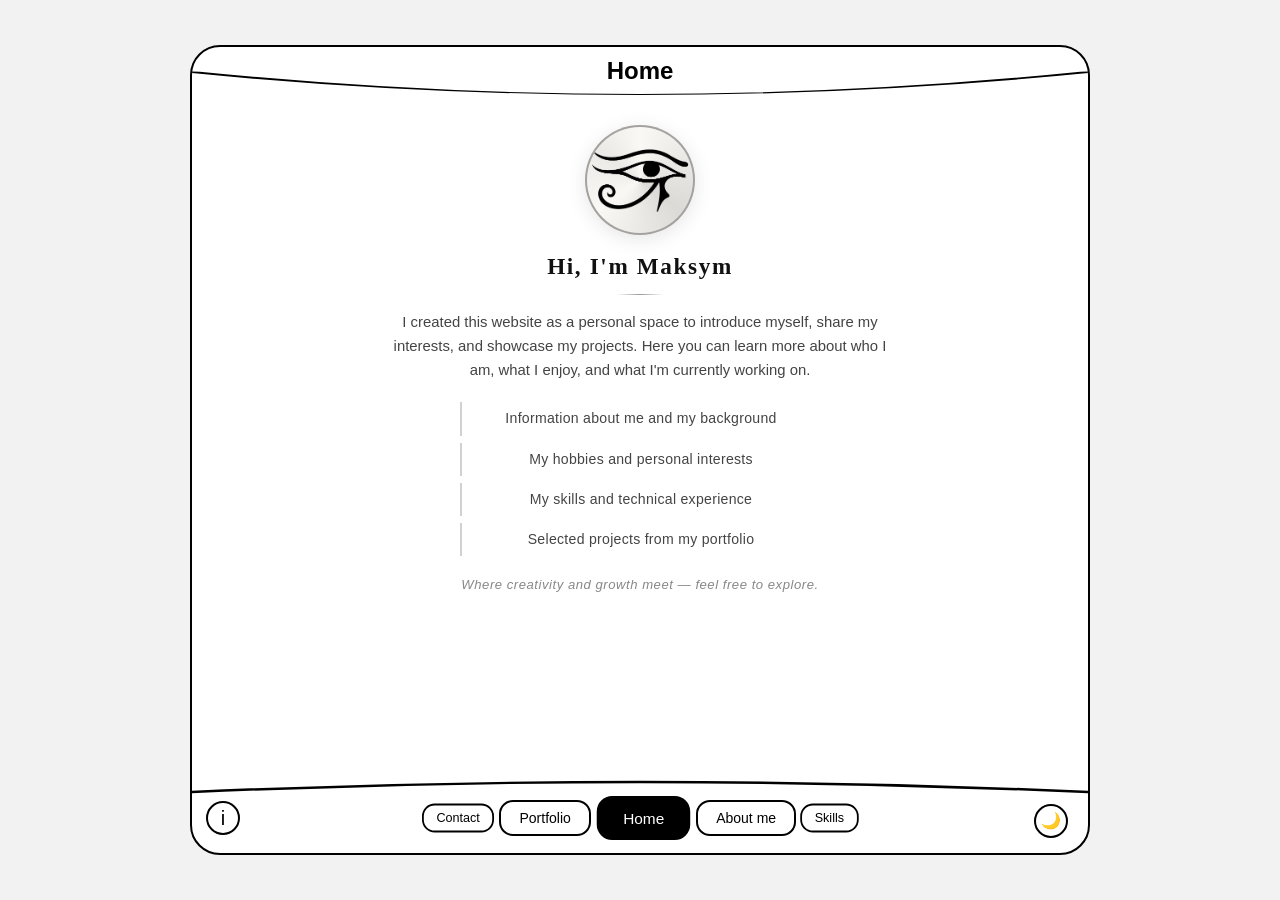
<file: index.html>
<!DOCTYPE html>
<html lang="en">
<head>
    <meta charset="UTF-8">
    <meta name="viewport" content="width=device-width, initial-scale=1.0">
    <title>Home</title>
    <link rel="stylesheet" href="css/style.css">
    <script>if(localStorage.getItem("theme")==="dark")document.documentElement.classList.add("dark");</script>
    <!-- Мгновенное применение тёмной темы до загрузки страницы — предотвращает мигание светлой темы -->
</head>
<body>
<div class="app">
    <div class="top-curve"></div>
    <!-- Декоративный изгиб в верхней части страницы -->
    <div class="header">Home</div>
    <div class="content">
        <div class="home-inner">
            <!-- Внутренний контейнер для центрирования содержимого главной страницы -->

            <div class="home-avatar">
                <img id="avatar-img" src="image/Ch.png" alt="Avatar" style="width: 100%; height: 100%; object-fit: contain;">
                <!-- Изображение аватара; id="avatar-img" нужен для смены картинки при переключении темы -->
            </div>

            <h2>Hi, I'm Maksym</h2>
            <hr class="home-divider">
            <!-- Горизонтальная разделительная линия под заголовком -->

            <p class="home-intro">
                I created this website as a personal space to introduce myself,
                share my interests, and showcase my projects. Here you can learn
                more about who I am, what I enjoy, and what I'm currently working on.
            </p>

            <ul class="home-list">
                <li>Information about me and my background</li>
                <li>My hobbies and personal interests</li>
                <li>My skills and technical experience</li>
                <li>Selected projects from my portfolio</li>
            </ul>

            <p class="home-closing">
                Where creativity and growth meet — feel free to explore.
            </p>

        </div>
    </div>

    <div class="nav">
        <div class="nav-left">
            <a href="sources.html" class="icon-btn info" title="Sources">i</a>
        </div>
        <div class="nav-center">
            <a class="nav-btn small" href="contact.html">Contact</a>
            <a class="nav-btn medium" href="portfolio.html">Portfolio</a>
            <a class="nav-btn main active" href="index.html">Home</a>
            <a class="nav-btn medium" href="about.html">About me</a>
            <a class="nav-btn small" href="skills.html">Skills</a>
        </div>
        <div class="nav-right">
            <button class="icon-btn theme">🌙</button>
        </div>
    </div>
</div>

<script src="theme.js"></script>
</body>
</html>
</file>
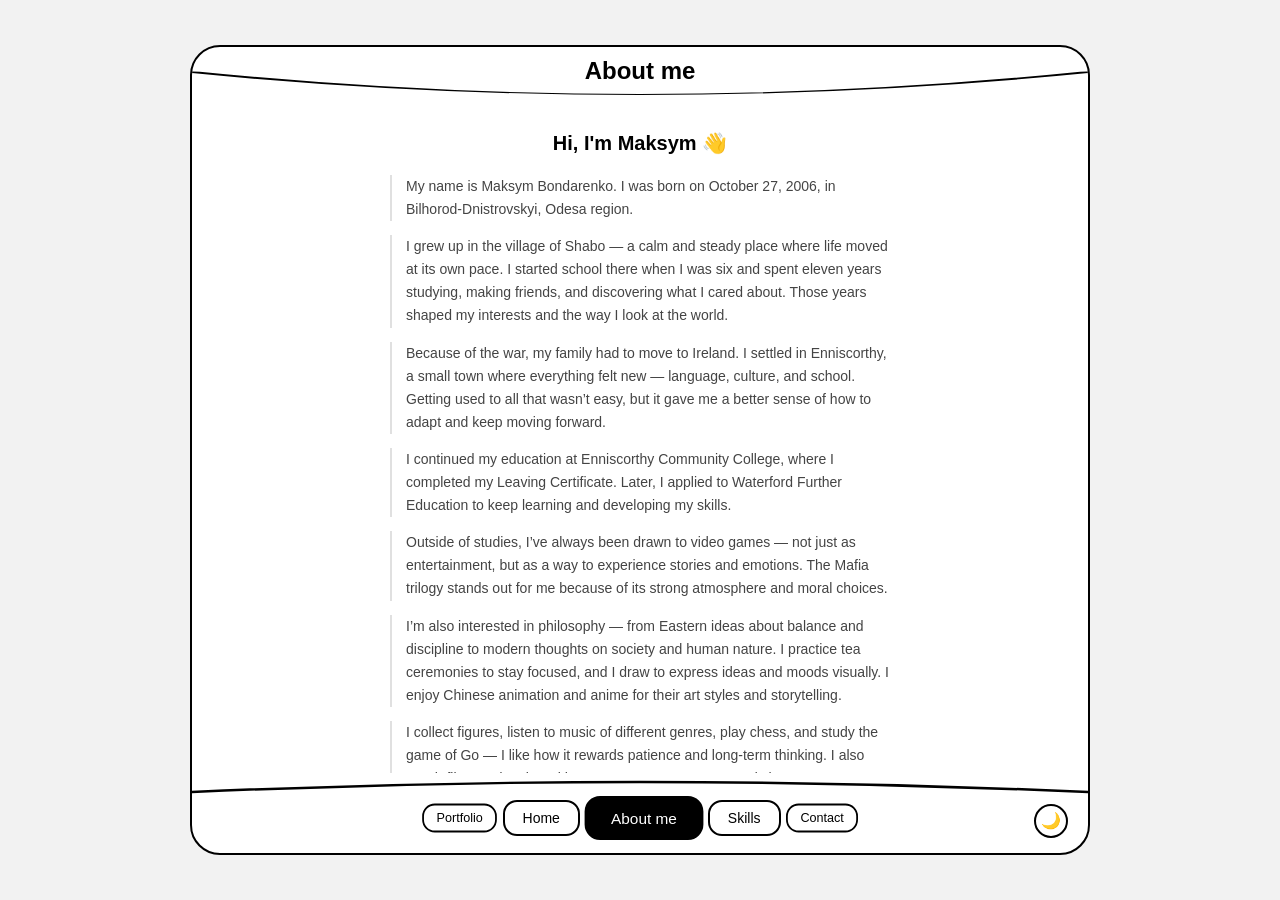
<file: about.html>
<!DOCTYPE html>
<html lang="en">
<head>
       <meta charset="UTF-8">
       <meta name="viewport" content="width=device-width, initial-scale=1.0">
       <title>About me</title>
      <link rel="stylesheet" href="css/style.css">
       <script>if(localStorage.getItem("theme")==="dark")document.documentElement.classList.add("dark");</script>
    <!-- Немедленное применение тёмной темы при загрузке — убирает мигание -->

</head>
<body>

<div class="app">
    <!-- Главная обёртка всего интерфейса приложения -->
    <div class="top-curve"></div>
    <!-- Декоративный изгиб вверху страницы -->
    <div class="header">About me</div>

    <div class="content">
               <div class="about-inner">
            <h2>Hi, I'm Maksym 👋</h2>

            <p class="about-p">My name is Maksym Bondarenko. I was born on October 27, 2006, in Bilhorod-Dnistrovskyi, Odesa region.</p>

            <p class="about-p">I grew up in the village of Shabo — a calm and steady place where life moved at its own pace. I started school there when I was six and spent eleven years studying, making friends, and discovering what I cared about. Those years shaped my interests and the way I look at the world.</p>

            <p class="about-p">Because of the war, my family had to move to Ireland. I settled in Enniscorthy, a small town where everything felt new — language, culture, and school. Getting used to all that wasn’t easy, but it gave me a better sense of how to adapt and keep moving forward.</p>

            <p class="about-p">I continued my education at Enniscorthy Community College, where I completed my Leaving Certificate. Later, I applied to Waterford Further Education to keep learning and developing my skills.</p>

            <p class="about-p">Outside of studies, I’ve always been drawn to video games — not just as entertainment, but as a way to experience stories and emotions. The Mafia trilogy stands out for me because of its strong atmosphere and moral choices.</p>

            <p class="about-p">I’m also interested in philosophy — from Eastern ideas about balance and discipline to modern thoughts on society and human nature. I practice tea ceremonies to stay focused, and I draw to express ideas and moods visually. I enjoy Chinese animation and anime for their art styles and storytelling.</p>

            <p class="about-p">I collect figures, listen to music of different genres, play chess, and study the game of Go — I like how it rewards patience and long‑term thinking. I also watch films and series with an eye on story structure and character development.</p>

            <p class="about-p">I value discipline, thoughtful decisions, and the desire to keep improving. I respect people who are confident in their goals and dedicated to what truly matters to them.</p>
            <!-- Последний абзац имеет доп. класс about-p-closing для особого оформления -->

            <a class="about-hobbies-btn" href="hobbies.html">My Hobbies</a>
            <!-- Кнопка для перехода на страницу с хобби -->
        </div>
    </div>

    <div class="nav">
        <!-- Нижняя навигационная панель -->
        <div class="nav-center">

            <a class="nav-btn small" href="portfolio.html">Portfolio</a>
            <a class="nav-btn medium" href="index.html">Home</a>
            <a class="nav-btn main active" href="about.html">About me</a>
            <a class="nav-btn medium" href="skills.html">Skills</a>
            <a class="nav-btn small" href="contact.html">Contact</a>
        </div>
        <div class="nav-right">
            <button class="icon-btn theme">🌙</button>
        </div>
    </div>
</div>

<script src="theme.js"></script>
<script>document.querySelector(".content").scrollTop = 0;</script>
</body>
</html>
</file>
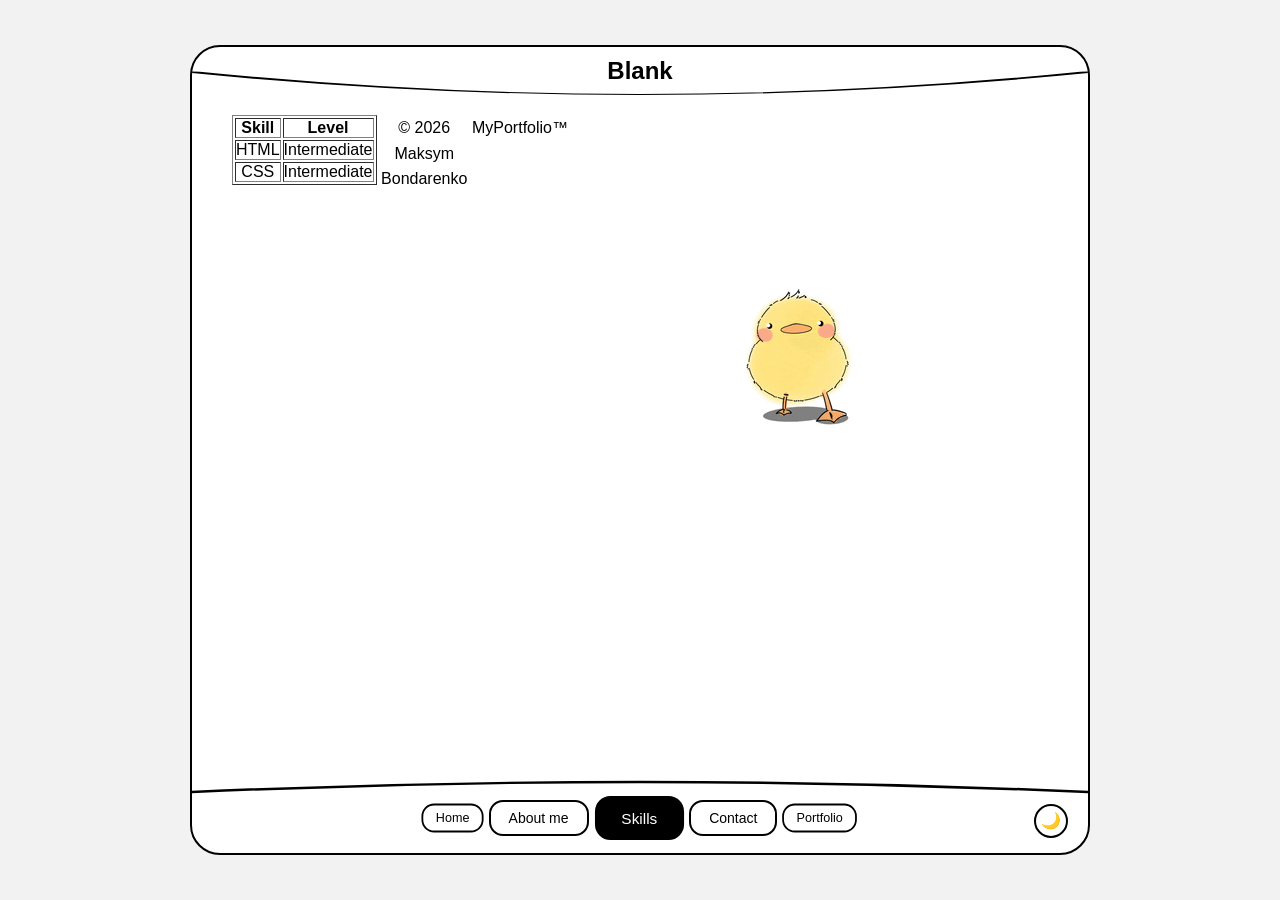
<file: Blank.html>
<!DOCTYPE html>
<!-- Объявление типа документа HTML5 -->
<html lang="en">
<head>
    <meta charset="UTF-8">
    <!-- Кодировка символов -->
    <meta name="viewport" content="width=device-width, initial-scale=1.0">
    <!-- Адаптивность под мобильные экраны -->
    <title>Skills</title>
    <!-- Заголовок вкладки браузера -->
    <link rel="stylesheet" href="css/style.css">
    <!-- Подключение общего файла стилей -->
    <script>if(localStorage.getItem("theme")==="dark")document.documentElement.classList.add("dark");</script>
    <!-- Мгновенное применение тёмной темы до отрисовки страницы -->
</head>
<body>

<div class="app">
    <!-- Главная обёртка всего приложения -->
    <div class="top-curve"></div>
    <!-- Декоративный верхний изгиб страницы -->
    <div class="header">Blank</div>
    <!-- Заголовок страницы в шапке -->

    <div class="content">
        <!-- Прокручиваемая область с основным контентом -->
        <table border="1">
            <tr>
                <th>Skill</th>
                <th>Level</th>
            </tr>

            <tr>
                <td>HTML</td>
                <td>Intermediate</td>
            </tr>

            <tr>
                <td>CSS</td>
                <td>Intermediate</td>
            </tr>
        </table>
        <p>&copy; 2026 Maksym Bondarenko</p>
        <p>MyPortfolio&trade;</p>

        <img src="giphy.gif" alt="Описание анимации">

    </div>

    <div class="nav">
        <div class="nav-center">
            <a class="nav-btn small" href="index.html">Home</a>
            <a class="nav-btn medium" href="about.html">About me</a>
            <a class="nav-btn main active" href="skills.html">Skills</a>
            <a class="nav-btn medium" href="contact.html">Contact</a>
            <a class="nav-btn small" href="portfolio.html">Portfolio</a>
        </div>
        <div class="nav-right">
            <button class="icon-btn theme">🌙</button>
        </div>
    </div>
</div>

<script src="theme.js"></script>
</body>
</html>
</file>
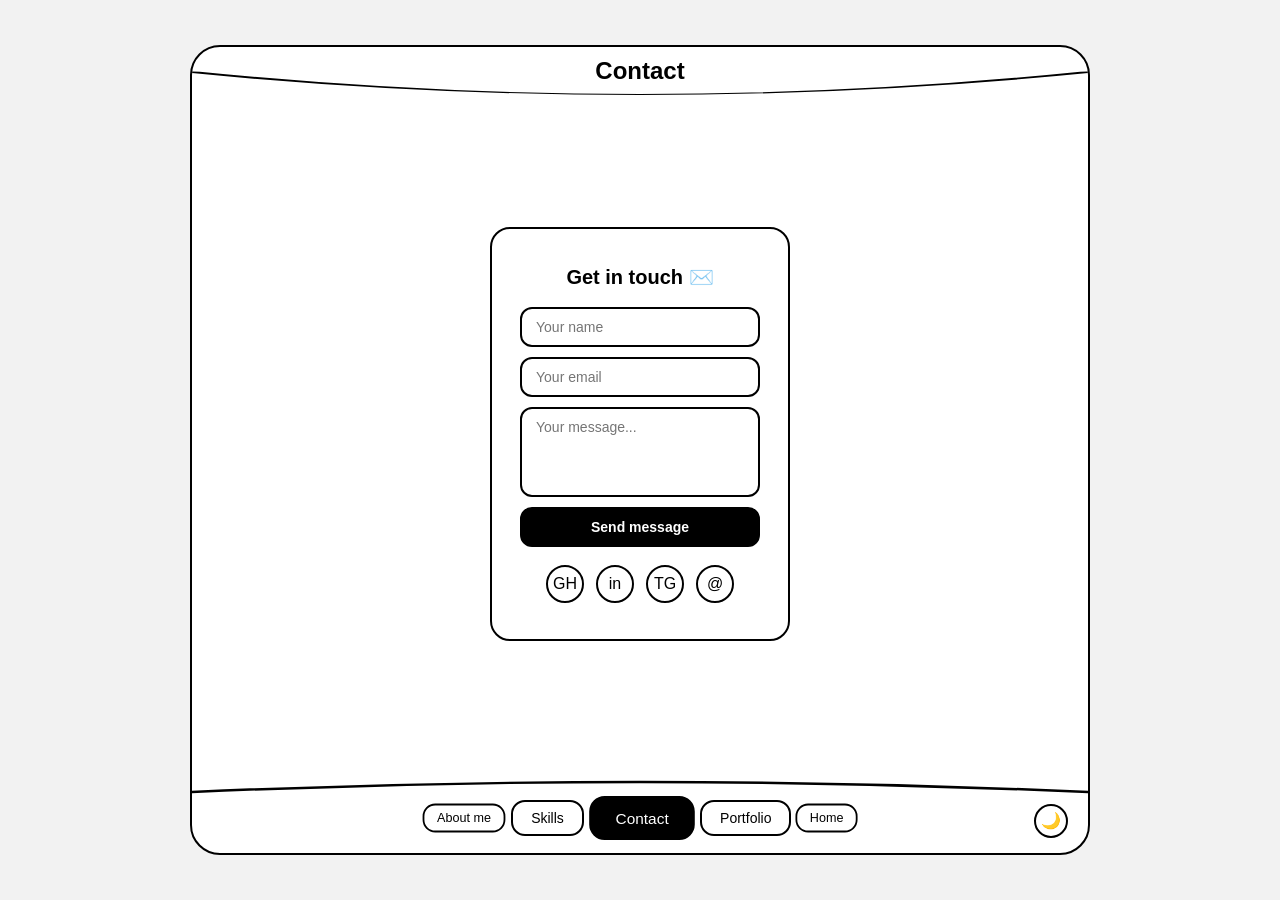
<file: contact.html>
<!DOCTYPE html>
<!-- Объявление типа документа HTML5 -->
<html lang="en">
<head>
    <meta charset="UTF-8">
    <!-- Кодировка символов -->
    <meta name="viewport" content="width=device-width, initial-scale=1.0">
    <!-- Адаптивность на мобильных устройствах -->
    <title>Contact</title>
    <!-- Заголовок вкладки -->
    <link rel="stylesheet" href="css/style.css">
    <!-- Подключение общих стилей -->
    <script>if(localStorage.getItem("theme")==="dark")document.documentElement.classList.add("dark");</script>
    <!-- Применение тёмной темы до рендеринга страницы -->
</head>
<body>

<div class="app">
    <!-- Главная обёртка приложения -->
    <div class="top-curve"></div>
    <!-- Декоративный верхний изгиб -->
    <div class="header">Contact</div>
    <!-- Заголовок страницы -->

    <div class="content">
        <!-- Основная область контента -->
        <div class="contact-inner">
            <!-- Внутренний контейнер страницы контактов -->

            <h2>Get in touch ✉️</h2>
            <!-- Заголовок с призывом к контакту -->

            <form class="contact-form" id="contact-form"
                  action="https://formspree.io/f/maqdvnew"
                  method="POST">
                <!-- Форма обратной связи; отправка через сервис Formspree на указанный endpoint -->
                <input type="text" name="name" placeholder="Your name" required />
                <!-- Поле ввода имени; required — обязательно для заполнения -->
                <input type="email" name="email" placeholder="Your email" required />
                <!-- Поле ввода email с автоматической валидацией формата -->
                <textarea name="message" placeholder="Your message..." required></textarea>
                <!-- Многострочное поле для текста сообщения -->
                <button type="submit" id="send-btn">Send message</button>
                <!-- Кнопка отправки формы; id нужен для управления состоянием через JS -->
            </form>

            <div class="contact-links">
                <!-- Блок с иконками-ссылками на социальные сети -->
                <a class="contact-link" title="GitHub" href="https://github.com/Gios1q" target="_blank">GH</a>
                <!-- Ссылка на профиль GitHub; target="_blank" — открывает в новой вкладке -->
                <a class="contact-link" title="LinkedIn" href="https://www.linkedin.com/in/maksym-bondarenko-9b545a296" target="_blank">in</a>
                <!-- Ссылка на профиль LinkedIn -->
                <a class="contact-link" title="Telegram" href="https://t.me/MaksymDEX" target="_blank">TG</a>
                <!-- Ссылка на Telegram -->
                <a class="contact-link" title="Email" href="mailto:jonibondodessa@gmail.com">@</a>
                <!-- Ссылка для открытия почтового клиента с предзаполненным адресом -->
            </div>
        </div>
    </div>

    <div class="nav">
        <!-- Нижняя навигация -->
        <div class="nav-center">
            <a class="nav-btn small" href="about.html">About me</a>
            <a class="nav-btn medium" href="skills.html">Skills</a>
            <a class="nav-btn main active" href="contact.html">Contact</a>
            <!-- active — текущая страница -->
            <a class="nav-btn medium" href="portfolio.html">Portfolio</a>
            <a class="nav-btn small" href="index.html">Home</a>
        </div>
        <div class="nav-right">
            <!-- Кнопки переключения языка и темы -->
            <button class="icon-btn theme">🌙</button>
        </div>
    </div>
</div>

<script>
    // Получаем ссылки на форму и кнопку отправки
    const form = document.getElementById('contact-form');
    const btn = document.getElementById('send-btn');

    // Слушаем событие отправки формы
    form.addEventListener('submit', async (e) => {
        e.preventDefault(); // Отменяем стандартное поведение браузера (перезагрузку страницы)
        btn.textContent = 'Sending...'; // Меняем текст кнопки на "Отправка..."
        btn.disabled = true; // Блокируем кнопку, чтобы не отправить дважды

        // Асинхронно отправляем данные формы на Formspree
        const res = await fetch(form.action, {
            method: 'POST',
            body: new FormData(form), // Собираем данные из всех полей формы
            headers: { 'Accept': 'application/json' } // Просим JSON-ответ
        });

        if (res.ok) {
            // Если отправка прошла успешно
            btn.textContent = '✓ Sent!'; // Показываем галочку и текст "Отправлено"
            form.reset(); // Очищаем все поля формы
            setTimeout(() => {
                // Через 3 секунды возвращаем кнопку в исходное состояние
                btn.textContent = 'Send message';
                btn.disabled = false;
            }, 3000);
        } else {
            // Если произошла ошибка при отправке
            btn.textContent = '✗ Error. Try again'; // Сообщаем об ошибке
            btn.disabled = false; // Разблокируем кнопку для повторной попытки
        }
    });
</script>
<script src="theme.js"></script>
</body>
</html>
</file>
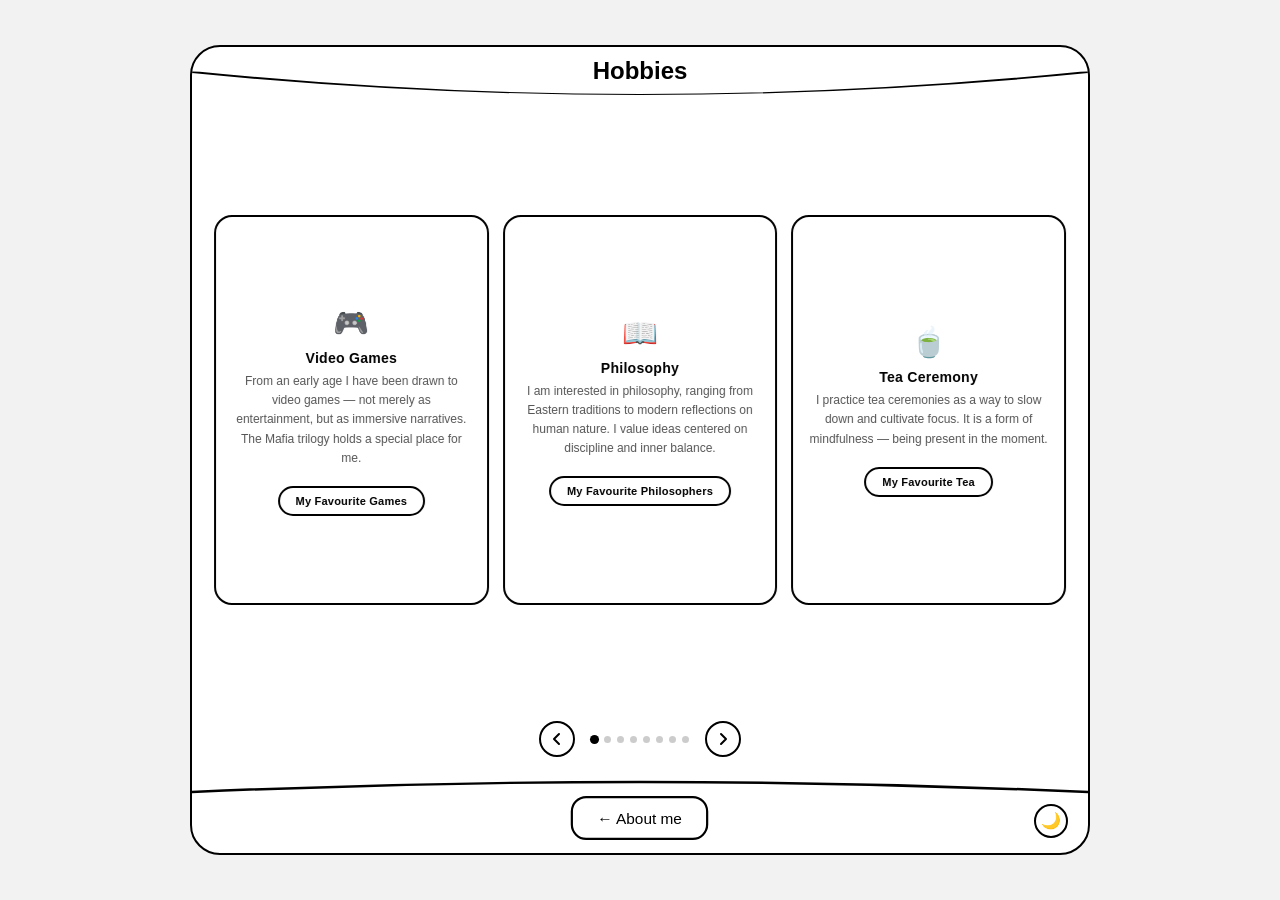
<file: hobbies.html>
<!DOCTYPE html>
<html lang="en">
<head>
    <meta charset="UTF-8">
    <meta name="viewport" content="width=device-width, initial-scale=1.0">
    <title>Hobbies</title>
    <link rel="stylesheet" href="css/style.css">
    <script>if(localStorage.getItem("theme")==="dark")document.documentElement.classList.add("dark");</script>
    <!-- Мгновенное применение тёмной темы до отрисовки страницы -->
    <style>
        /* ОБЁРТКА СЛАЙДЕРА */
        .hobbies-slider-wrap {
            width: 100%;
            height: 100%;
            display: flex;              /* Вертикальное расположение слайдера и навигации */
            flex-direction: column;
            align-items: center;
            gap: 16px;
        }

        /* КОНТЕЙНЕР СЛАЙДЕРА (маска */
        .hobbies-slider {
            width: 100%;
            flex: 1;                   
            overflow: hidden;          
            padding: 0 2px;
            box-sizing: border-box;
        }

        /* движущаяся полоса с карточками */
        .hobbies-track {
            display: flex;              /* Карточки расположены в ряд */
            align-items: center;
            gap: 14px;                  /* Отступ между карточками */
            height: 100%;
            transition: transform 0.4s cubic-bezier(.4,0,.2,1); 
            will-change: transform;   
        }

        /* КАРТОЧКА ХОББИ */
        .hobby-card {
            flex: 0 0 calc((100% - 28px) / 3); /* Ширина = 1/3 трека минус 2 отступа */
            height: 100%;
            max-height: 390px;
            display: flex;
            flex-direction: column;
            justify-content: center;
            align-items: center;
            text-align: center;
            gap: 10px;
            border: 2px solid #000;
            border-radius: 18px;
            padding: 20px 16px;
            transition: background 0.2s, color 0.2s, border-color 0.3s, transform 0.18s;
        }

        /* Карточка при наведении: инвертированные цвета и лёгкий подъём */
        .hobby-card:hover {
            background: #000;
            color: #fff;
            transform: translateY(-3px);
        }

        /* ИКОНКА ХОББИ */
        .hobby-icon {
            font-size: 1.8rem;
            text-align: center;
            width: 100%;
        }

        /* ТЕКСТОВЫЙ БЛОК КАРТОЧКИ */
        .hobby-text h3 {
            font-size: 14px;
            font-weight: 700;
            margin-bottom: 6px;
            letter-spacing: 0.02em;
        }

        .hobby-text p {
            font-size: 12px;
            line-height: 1.6;
            color: #555;               
        }

        /* Описание становится белым при наведении на карточку */
        .hobby-card:hover .hobby-text p {
            color: rgba(255,255,255,0.75);
        }

        /* НАВИГАЦИЯ СЛАЙДЕРА (стрелки + точки) */
        .hobbies-nav {
            display: flex;
            align-items: center;
            justify-content: center;
            gap: 16px;
            width: 100%;
        }

        /* КНОПКИ-СТРЕЛКИ */
        .hobbies-arrow {
            width: 36px;
            height: 36px;
            border: 2px solid #000;
            border-radius: 50%;        
            background: transparent;
            font-size: 16px;
            cursor: pointer;
            display: flex;
            align-items: center;
            justify-content: center;
            transition: background 0.2s, color 0.2s;
            flex-shrink: 0;                  }

        .hobbies-arrow:hover {
            background: #000;
            color: #fff;
        }

        /* Заблокированная стрелка (когда нельзя листать дальше) */
        .hobbies-arrow:disabled {
            opacity: 0.25;
            cursor: default;
            pointer-events: none;
        }

        /* ТОЧКИ-ИНДИКАТОРЫ ТЕКУЩЕГО СЛАЙДА */
        .hobbies-dots {
            display: flex;
            gap: 6px;
        }

        .hobbies-dot {
            width: 7px;
            height: 7px;
            border-radius: 50%;
            background: rgba(0,0,0,0.2);
            transition: background 0.2s, transform 0.2s;
            cursor: pointer;
        }

        /* Активная точка выделена цветом и немного увеличена */
        .hobbies-dot.active {
            background: #000;
            transform: scale(1.3);
        }

        /* КНОПКА "ПОДРОБНЕЕ" НА КАРТОЧКЕ */
        .hobby-btn {
            display: inline-block;
            margin-top: 8px;
            padding: 7px 16px;
            border: 2px solid #000;
            border-radius: 50px;
            background: transparent;
            font-size: 11px;
            font-weight: 600;
            cursor: pointer;
            text-decoration: none;
            color: inherit;
            transition: background 0.2s, color 0.2s;
            letter-spacing: 0.02em;
        }

        /* При наведении на карточку граница кнопки становится белой */
        .hobby-card:hover .hobby-btn {
            border-color: #fff;
        }

        /* При наведении на саму кнопку заполняется белым */
        .hobby-card:hover .hobby-btn:hover {
            background: #fff;
            color: #000;
        }

        /* ТЁМНАЯ ТЕМА */

        /* Кнопка в тёмной теме — белая */
        html.dark .hobby-btn {
            border-color: white;
            color: white;
        }

        html.dark .hobby-card:hover .hobby-btn {
            border-color: #000;
            color: #000;
        }

        html.dark .hobby-card:hover .hobby-btn:hover {
            background: #000;
            color: #fff;
        }

        /* Карточки в тёмной теме белая граница, белый текст */
        html.dark .hobby-card {
            border-color: white;
            color: white;
        }

        /* При наведении в тёмной теме белый фон, чёрный текст */
        html.dark .hobby-card:hover {
            background: white;
            color: black;
        }

        html.dark .hobby-card:hover .hobby-text p {
            color: rgba(0,0,0,0.7);
        }

        html.dark .hobby-text p {
            color: rgba(255,255,255,0.6);
        }

        /* Стрелки в тёмной теме */
        html.dark .hobbies-arrow {
            border-color: white;
            color: white;
        }

        html.dark .hobbies-arrow:hover {
            background: white;
            color: black;
        }

        /* Точки в тёмной теме */
        html.dark .hobbies-dot {
            background: rgba(255,255,255,0.25);
        }

        html.dark .hobbies-dot.active {
            background: white;
        }
    </style>
</head>
<body>

<div class="app">
    <div class="top-curve"></div>
    <div class="header">Hobbies</div>
    <div class="content" style="align-items: center; padding: 20px 20px 16px 20px; height: 100%;">
        <!-- Основная область контента; инлайн-стили задают отступы и высоту для слайдера -->
        <div class="hobbies-slider-wrap" style="height: 100%;">
            <div class="hobbies-slider" id="hobbies-slider">
                <!-- Маска слайдера — скрывает карточки снаружи -->
                <div class="hobbies-track" id="hobbies-track">
                    <!-- Движущийся трек с карточками; сдвигается через transform: translateX -->

                    <!-- КАРТОЧКИ ХОББИ -->

                    <div class="hobby-card">
                        <div class="hobby-icon">🎮</div>
                        <div class="hobby-text">
                            <h3>Video Games</h3>
                            <p>From an early age I have been drawn to video games — not merely as entertainment, but as immersive narratives. The Mafia trilogy holds a special place for me.</p>
                        </div>
                         <a class="hobby-btn" href="Hobbies/fav-games.html">My Favourite Games</a>
                      </div>

                      <div class="hobby-card">
                          <div class="hobby-icon">📖</div>
                          <div class="hobby-text">
                              <h3>Philosophy</h3>
                              <p>I am interested in philosophy, ranging from Eastern traditions to modern reflections on human nature. I value ideas centered on discipline and inner balance.</p>
                          </div>
                          <a class="hobby-btn" href="Hobbies/fav-philosophers.html">My Favourite Philosophers</a>
                      </div>

                      <div class="hobby-card">
                          <div class="hobby-icon">🍵</div>
                          <div class="hobby-text">
                              <h3>Tea Ceremony</h3>
                              <p>I practice tea ceremonies as a way to slow down and cultivate focus. It is a form of mindfulness — being present in the moment.</p>
                          </div>
                          <a class="hobby-btn" href="Hobbies/fav-tea.html">My Favourite Tea</a>
                      </div>

                      <div class="hobby-card">
                          <div class="hobby-icon">✏️</div>
                          <div class="hobby-text">
                              <h3>Drawing</h3>
                              <p>Drawing is a form of self-expression and visualization of ideas. It allows me to translate thoughts and emotions into visual form when words are not enough.</p>
                          </div>
                      </div>

                      <div class="hobby-card">
                          <div class="hobby-icon">🎌</div>
                          <div class="hobby-text">
                              <h3>Anime & Chinese Animation</h3>
                              <p>I watch Chinese animation and anime, exploring different artistic styles, storytelling techniques, and cultural perspectives.</p>
                          </div>
                          <a class="hobby-btn" href="Hobbies/fav-anime.html">My Favourite Titles</a>
                      </div>

                      <div class="hobby-card">
                          <div class="hobby-icon">♟️</div>
                          <div class="hobby-text">
                              <h3>Chess & Go</h3>
                              <p>I play chess and take interest in the game of Go — a strategic discipline where every move carries long-term consequences. Both teach patience.</p>
                          </div>
                          <a class="hobby-btn" href="Hobbies/chess-go.html">Learn More</a>
                      </div>

                      <div class="hobby-card">
                          <div class="hobby-icon">🎵</div>
                          <div class="hobby-text">
                              <h3>Music & Films</h3>
                              <p>I listen to music across various genres and watch films, paying attention to narrative structure, atmosphere, and character development.</p>
                          </div>
                          <a class="hobby-btn" href="Hobbies/fav-music.html">My Favourite Music</a>
                      </div>

                      <div class="hobby-card">
                          <div class="hobby-icon">🗿</div>
                          <div class="hobby-text">
                              <h3>Figure Collecting</h3>
                              <p>I collect figures — each one represents a character, a story, or a world that resonated with me. A way of preserving connection to narratives that matter.</p>
                          </div>
                      </div>

                  </div>
              </div>

              <!-- НИЖНЯЯ НАВИГАЦИЯ СЛАЙДЕРА -->
            <div class="hobbies-nav">
                             <button class="hobbies-arrow" id="prev-btn">
                    <svg width="16" height="16" viewBox="0 0 16 16" fill="none" xmlns="http://www.w3.org/2000/svg">
                        <path d="M10 3 L5 8 L10 13" stroke="currentColor" stroke-width="2" stroke-linecap="round" stroke-linejoin="round">
                            <!-- SMIL-анимация: стрелка "скачет" при нажатии -->
                            <animate attributeName="d"
                                values="M10 3 L5 8 L10 13; M8 3 L3 8 L8 13; M10 3 L5 8 L10 13"
                                dur="0.4s" begin="indefinite" id="prev-anim"
                                calcMode="spline"
                                keySplines="0.4 0 0.2 1; 0.4 0 0.2 1"
                                fill="freeze"/>
                        </path>
                    </svg>
                </button>

                <div class="hobbies-dots" id="hobbies-dots"></div>
                <!-- Контейнер для точек-индикаторов; заполняется через JavaScript -->

                <!-- Кнопка "вперёд" с SVG-стрелкой -->
                <button class="hobbies-arrow" id="next-btn">
                    <svg width="16" height="16" viewBox="0 0 16 16" fill="none" xmlns="http://www.w3.org/2000/svg">
                        <path d="M6 3 L11 8 L6 13" stroke="currentColor" stroke-width="2" stroke-linecap="round" stroke-linejoin="round">
                            <!-- SMIL-анимация стрелки "вперёд" -->
                            <animate attributeName="d"
                                values="M6 3 L11 8 L6 13; M8 3 L13 8 L8 13; M6 3 L11 8 L6 13"
                                dur="0.4s" begin="indefinite" id="next-anim"
                                calcMode="spline"
                                keySplines="0.4 0 0.2 1; 0.4 0 0.2 1"
                                fill="freeze"/>
                        </path>
                    </svg>
                </button>
            </div>

        </div>
    </div>

    <div class="nav">
        <div class="nav-center">
            <a class="nav-btn main" href="about.html">← About me</a>
        </div>
        <div class="nav-right">
            <button class="icon-btn theme">🌙</button>
        </div>
    </div>
</div>

<script>
    // ИНИЦИАЛИЗАЦИЯ ЭЛЕМЕНТОВ СЛАЙДЕРА
    const slider = document.getElementById('hobbies-slider');   // Маска слайдера
    const track = document.getElementById('hobbies-track');     // Движущийся трек
    const prevBtn = document.getElementById('prev-btn');        // Кнопка "назад"
    const nextBtn = document.getElementById('next-btn');        // Кнопка "вперёд"
    const dotsWrap = document.getElementById('hobbies-dots');   // Контейнер точек

    // Получаем оригинальные карточки и запоминаем их количество
    const originalCards = Array.from(track.querySelectorAll('.hobby-card'));
    const total = originalCards.length; // 8 карточек
    const visible = 3; // Количество видимых карточек одновременно

    // БЕСКОНЕЧНЫЙ СЛАЙДЕР: клонирование крайних карточек =====
    // Клонируем последние 3 карточки и вставляем в начало трека
    originalCards.slice(-visible).reverse().forEach(c => track.insertBefore(c.cloneNode(true), track.firstChild));
    // Клонируем первые 3 карточки и добавляем в конец трека
    originalCards.slice(0, visible).forEach(c => track.appendChild(c.cloneNode(true)));

    // Теперь в треке: [клоны конца] + [оригиналы] + [клоны начала]
    const allCards = Array.from(track.querySelectorAll('.hobby-card'));

    // СОЗДАНИЕ ТОЧЕК-ИНДИКАТОРОВ
    for (let i = 0; i < total; i++) {
        const dot = document.createElement('div');
        dot.className = 'hobbies-dot';
        dot.addEventListener('click', () => goTo(i)); // Клик по точке переход к нужному слайду
        dotsWrap.appendChild(dot);
    }

    // realIndex индекс в расширенном треке (с клонами)
    // logicalIndex видимый индекс (0..total-1)
    let realIndex = visible;  // Начинаем с первой оригинальной карточки
    let logicalIndex = 0;
    let isAnimating = false;  // Флаг: идёт ли анимация (блокирует двойные клики)

    // Вычисляем ширину одного шага (ширина карточки + gap)
    function getStep() {
        if (allCards.length < 2) return allCards[0].offsetWidth + 14;
        const r0 = allCards[0].getBoundingClientRect();
        const r1 = allCards[1].getBoundingClientRect();
        return r1.left - r0.left; // Расстояние между левыми краями соседних карточек
    }

    // Обновляем активную точку под текущий logicalIndex
    function updateDots() {
        dotsWrap.querySelectorAll('.hobbies-dot').forEach((d, i) => {
            d.classList.toggle('active', i === logicalIndex);
        });
    }

    // Перемещаем трек к нужному realIndex
    function jumpTo(ri, animate) {
        // Включаем/отключаем CSS-переход для плавной или мгновенной смены
        track.style.transition = animate ? 'transform 0.5s cubic-bezier(0.25, 0.46, 0.45, 0.94)' : 'none';
        track.style.transform = `translateX(-${ri * getStep()}px)`;
    }

    // После завершения анимации: если попали на клон мгновенно прыгаем на оригинал
    track.addEventListener('transitionend', () => {
        if (realIndex <= visible - 1) {
            // Перешли на клон начала прыгаем к концу оригиналов
            realIndex += total;
            jumpTo(realIndex, false);
        } else if (realIndex >= visible + total) {
            // Перешли на клон конца прыгаем к началу оригиналов
            realIndex -= total;
            jumpTo(realIndex, false);
        }
        isAnimating = false; // Анимация завершена разблокируем клики
    });

    // Переход к конкретному логическому слайду
    function goTo(logical, animate = true) {
        if (isAnimating) return;
        isAnimating = true;
        logicalIndex = ((logical % total) + total) % total;
        realIndex = logicalIndex + visible;
        updateDots();
        jumpTo(realIndex, animate);
    }

    // ОБРАБОТЧИКИ КНОПОК НАВИГАЦИИ

    // Кнопка "назад"
    prevBtn.addEventListener('click', () => {
        if (isAnimating) return;
        // Запускаем SMIL-анимацию стрелки
        const anim = document.getElementById('prev-anim');
        if (anim) anim.beginElement();
        isAnimating = true;
        realIndex--;  
        logicalIndex = ((realIndex - visible) % total + total) % total;
        updateDots();
        jumpTo(realIndex, true);
    });

    // Кнопка "вперёд"
    nextBtn.addEventListener('click', () => {
        if (isAnimating) return;
        const anim = document.getElementById('next-anim');
        if (anim) anim.beginElement();
        isAnimating = true;
        realIndex++; 
        logicalIndex = ((realIndex - visible) % total + total) % total;
        updateDots();
        jumpTo(realIndex, true);
    });

    // ПОДДЕРЖКА СВАЙПОВ НА МОБИЛЬНЫХ
    let startX = 0;
    track.addEventListener('touchstart', e => { startX = e.touches[0].clientX; });
    track.addEventListener('touchend', e => {
        const diff = startX - e.changedTouches[0].clientX;
        if (diff > 40) nextBtn.click();       
        else if (diff < -40) prevBtn.click(); 
    });

    // При изменении размера окна пересчитываем позицию без анимации
    window.addEventListener('resize', () => jumpTo(realIndex, false));

    // ИНИЦИАЛИЗАЦИЯ: ждём два кадра для корректного расчёта размеров
    requestAnimationFrame(() => {
        requestAnimationFrame(() => {
            jumpTo(realIndex, false); // Устанавливаем начальную позицию
            updateDots();             // Подсвечиваем первую точку
            isAnimating = false;
        });
    });
</script>
<script src="theme.js"></script>
</body>
</html>
</file>
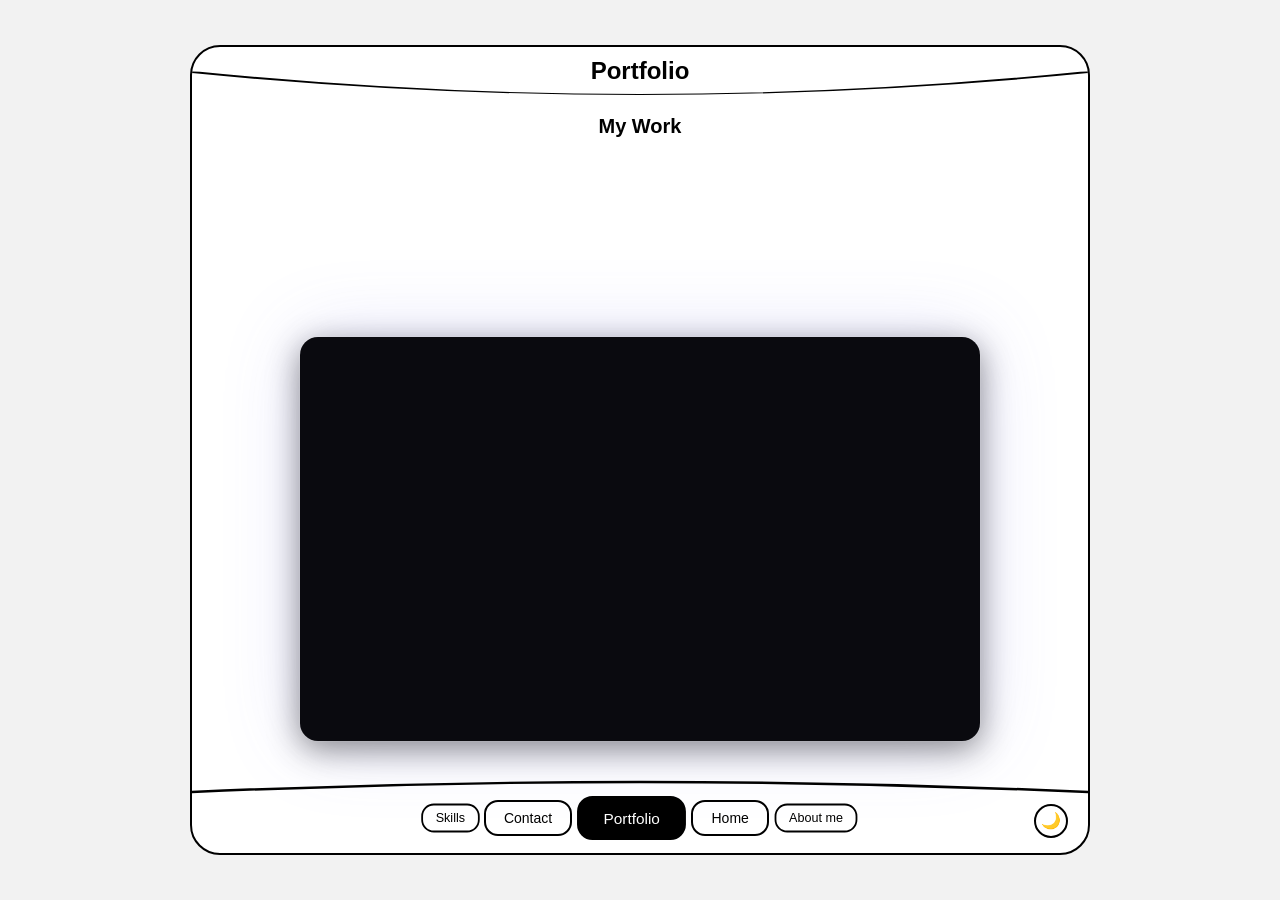
<file: portfolio.html>
<!DOCTYPE html>
<html lang="en">
<head>
    <meta charset="UTF-8">
    <meta name="viewport" content="width=device-width, initial-scale=1.0">
    <title>Portfolio</title>
    <link rel="stylesheet" href="css/style.css">
    <script>if(localStorage.getItem("theme")==="dark")document.documentElement.classList.add("dark");</script>

    <style>

         .video-showcase {
            position: relative;
            margin: 2rem auto;
            max-width: 680px;
            width: calc(100% - 2rem);
        }

        .video-frame {
            position: relative;
            border-radius: 18px;
            overflow: hidden;
            box-shadow:
                0 0 0 1px rgba(255,255,255,0.08),
                0 8px 32px rgba(0,0,0,0.45),
                0 0 80px rgba(99,102,241,0.18);
            background: #0a0a0f;
            transition: box-shadow 0.4s ease;
        }



        @property --angle {
            syntax: '<angle>';
            initial-value: 0deg;
            inherits: false;
        }

        @keyframes spin-border {
            to { --angle: 360deg; }
        }

        .video-frame video {
            display: block;
            width: 100%;
            height: auto;
            border-radius: 18px;
        }


        .video-label .dot {
            width: 8px;
            height: 8px;
            border-radius: 50%;
            background: #6366f1;
            box-shadow: 0 0 8px #6366f1;
            animation: pulse-dot 2s ease-in-out infinite;
        }




    </style>
</head>
<body>

<div class="app">
    <div class="top-curve"></div>
    <div class="header">Portfolio</div>

    <div class="content">
        <div class="portfolio-inner">
            <h2>My Work</h2>
        </div>
    </div>
    <div class="video-showcase">
        <div class="video-label">
            <span class="dot"></span>
        </div>
        <div class="video-frame">
            <iframe
                    width="100%"
                    height="400"
                    src="https://www.youtube.com/embed/6Wj0dkjzBj4"
                    title="YouTube video player"
                    frameborder="0"
                    allowfullscreen>
            </iframe>
        </div>
        <div class="video-reflection"></div>
    </div>
    <div class="nav">
        <div class="nav-center">
            <a class="nav-btn small" href="skills.html">Skills</a>
            <a class="nav-btn medium" href="contact.html">Contact</a>
            <a class="nav-btn main active" href="portfolio.html">Portfolio</a>
            <a class="nav-btn medium" href="index.html">Home</a>
            <a class="nav-btn small" href="about.html">About me</a>
        </div>
        <div class="nav-right">
            <button class="icon-btn theme">🌙</button>
        </div>
    </div>
</div>

<script src="theme.js"></script>
</body>
</html>
</file>
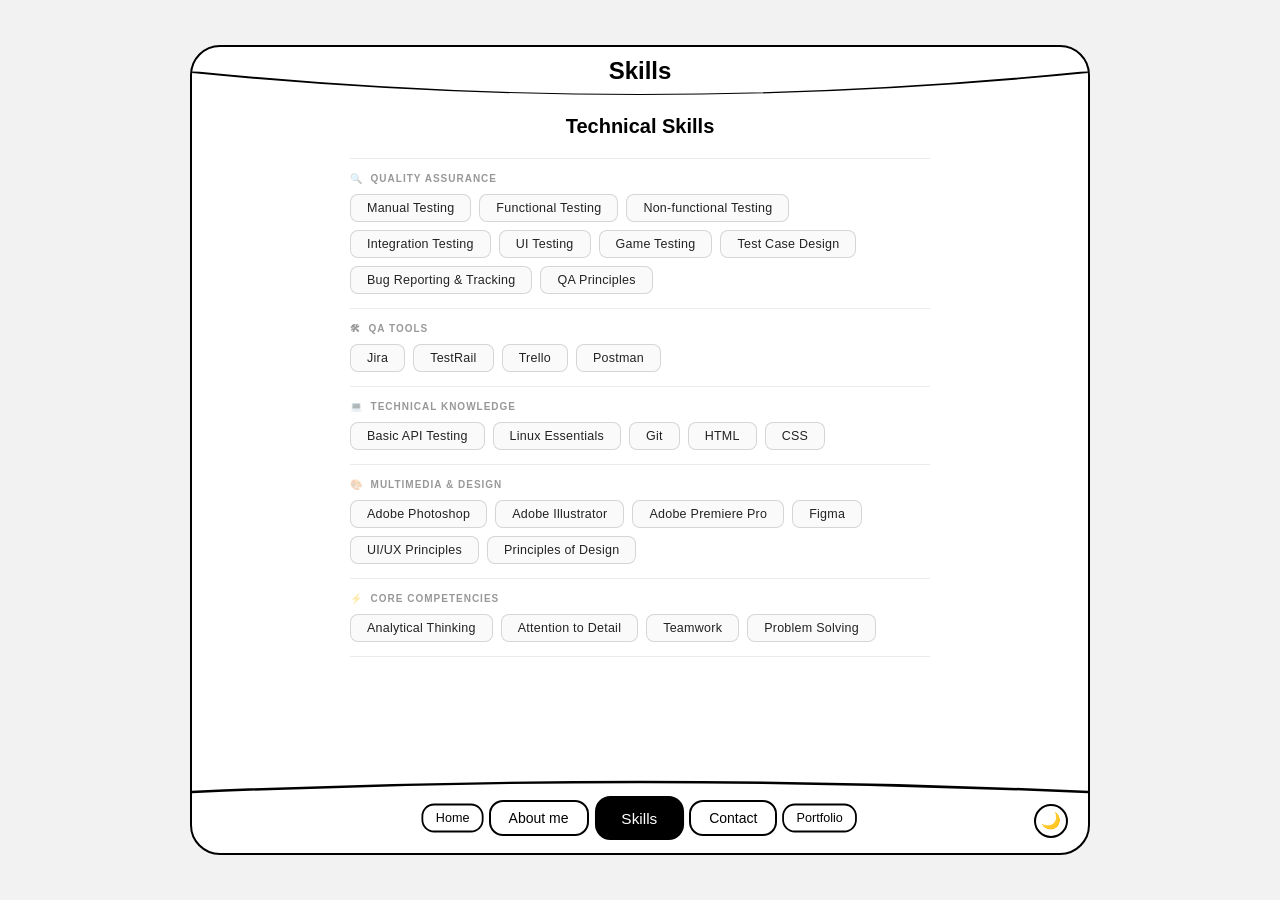
<file: skills.html>
<!DOCTYPE html>
<!-- Объявление типа документа HTML5 -->
<html lang="en">
<head>
    <meta charset="UTF-8">
    <!-- Кодировка символов -->
    <meta name="viewport" content="width=device-width, initial-scale=1.0">
    <!-- Адаптивность под мобильные экраны -->
    <title>Skills</title>
    <!-- Заголовок вкладки браузера -->
    <link rel="stylesheet" href="css/style.css">
    <!-- Подключение общего файла стилей -->
    <script>if(localStorage.getItem("theme")==="dark")document.documentElement.classList.add("dark");</script>
    <!-- Мгновенное применение тёмной темы до отрисовки страницы -->
</head>
<body>

<div class="app">
    <!-- Главная обёртка всего приложения -->
    <div class="top-curve"></div>
    <!-- Декоративный верхний изгиб страницы -->
    <div class="header">Skills</div>
    <!-- Заголовок страницы в шапке -->

    <div class="content">
        <!-- Прокручиваемая область с основным контентом -->
        <div class="skills-inner">
            <!-- Внутренний контейнер страницы навыков -->

            <h2>Technical Skills</h2>
 <!-- ГРУППА 1: Тестирование (QA)  -->
            <div class="skill-group">
                <div class="skills-group-title">🔍 &nbsp;Quality Assurance</div>
                <!-- Название группы навыков; &nbsp; — неразрывный пробел для отступа после эмодзи -->
                <div class="skill-tags">
                    <span class="skill-tag">Manual Testing</span>
                    <span class="skill-tag">Functional Testing</span>
                    <span class="skill-tag">Non-functional Testing</span>
                    <span class="skill-tag">Integration Testing</span>
                    <span class="skill-tag">UI Testing</span>
                    <span class="skill-tag">Game Testing</span>
                    <span class="skill-tag">Test Case Design</span>
                    <span class="skill-tag">Bug Reporting & Tracking</span>
                    <span class="skill-tag">QA Principles</span>
                </div>
            </div>

            <!-- ГРУППА 2: Инструменты QA -->
            <div class="skill-group">
                <div class="skills-group-title">🛠 &nbsp;QA Tools</div>
                <div class="skill-tags">
                    <span class="skill-tag">Jira</span>
                    <span class="skill-tag">TestRail</span>
                    <span class="skill-tag">Trello</span>
                    <span class="skill-tag">Postman</span>
                </div>
            </div>

            <!-- ГРУППА 3: Технические знания -->
            <div class="skill-group">
                <div class="skills-group-title">💻 &nbsp;Technical Knowledge</div>
                <div class="skill-tags">
                    <span class="skill-tag">Basic API Testing</span>
                    <span class="skill-tag">Linux Essentials</span>
                    <span class="skill-tag">Git</span>
                    <span class="skill-tag">HTML</span>
                    <span class="skill-tag">CSS</span>
                </div>
            </div>

            <!-- ГРУППА 4: Мультимедиа и дизайн -->
            <div class="skill-group">
                <div class="skills-group-title">🎨 &nbsp;Multimedia & Design</div>
                <div class="skill-tags">
                    <span class="skill-tag">Adobe Photoshop</span>
                    <span class="skill-tag">Adobe Illustrator</span>
                    <span class="skill-tag">Adobe Premiere Pro</span>
                    <span class="skill-tag">Figma</span>
                    <span class="skill-tag">UI/UX Principles</span>
                    <span class="skill-tag">Principles of Design</span>
                </div>
            </div>

            <!-- ГРУППА 5: Ключевые компетенции -->
            <div class="skill-group">
                <div class="skills-group-title">⚡ &nbsp;Core Competencies</div>
                <div class="skill-tags">
                    <span class="skill-tag">Analytical Thinking</span>
                    <span class="skill-tag">Attention to Detail</span>
                    <span class="skill-tag">Teamwork</span>
                    <span class="skill-tag">Problem Solving</span>
                </div>
            </div>

        </div>
    </div>

    <div class="nav">
        <div class="nav-center">
            <a class="nav-btn small" href="index.html">Home</a>
            <a class="nav-btn medium" href="about.html">About me</a>
            <a class="nav-btn main active" href="skills.html">Skills</a>
            <a class="nav-btn medium" href="contact.html">Contact</a>
            <a class="nav-btn small" href="portfolio.html">Portfolio</a>
        </div>
        <div class="nav-right">
            <button class="icon-btn theme">🌙</button>
        </div>
    </div>
</div>

<script src="theme.js"></script>
</body>
</html>
</file>
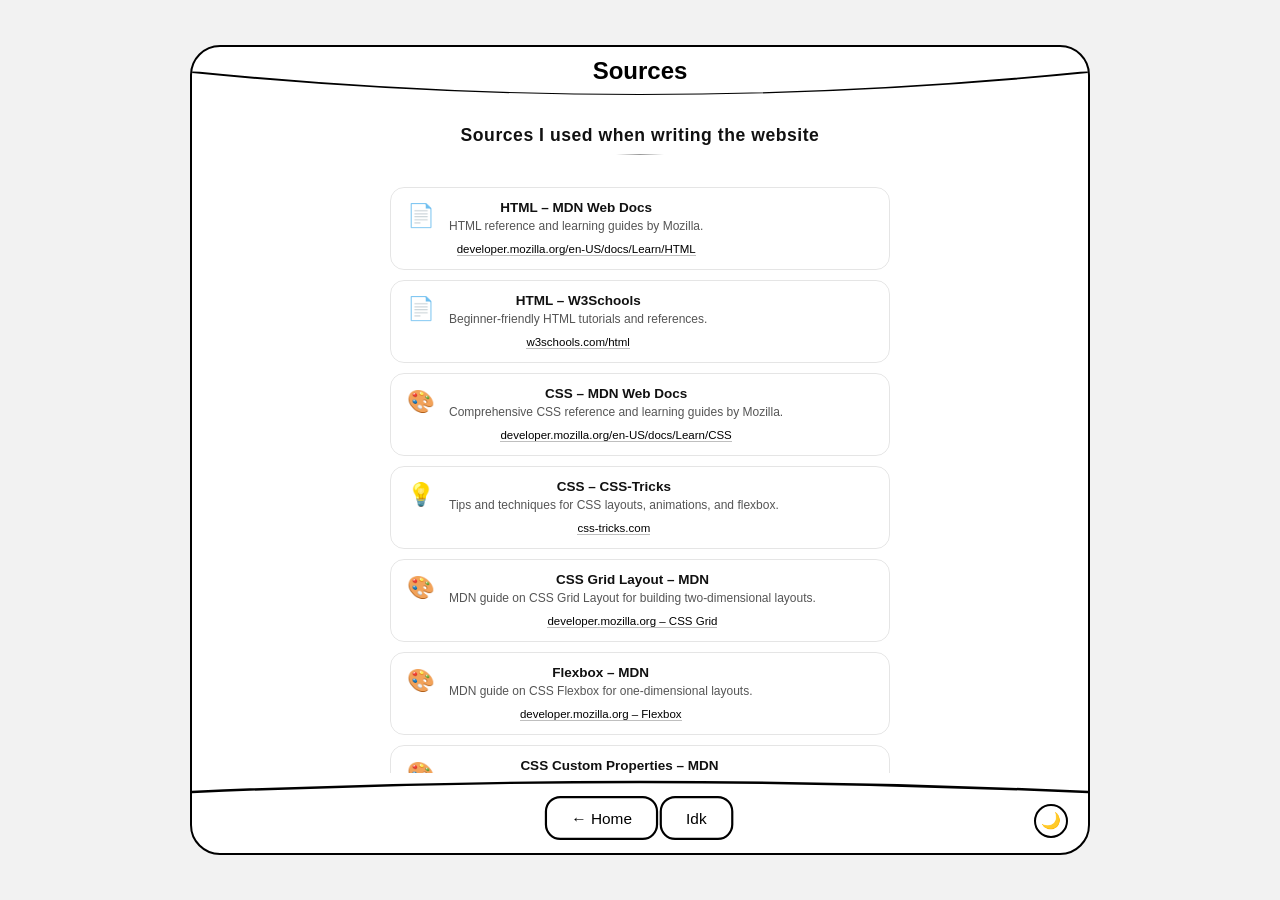
<file: sources.html>
<!DOCTYPE html>
<html lang="en">
<head>
    <meta charset="UTF-8">
    <meta name="viewport" content="width=device-width, initial-scale=1.0">
    <title>Sources</title>
    <link rel="stylesheet" href="css/style.css">
    <script>if(localStorage.getItem("theme")==="dark")document.documentElement.classList.add("dark");</script>
    <!-- Мгновенное применение тёмной темы -->
</head>
<body>

<div class="app">
    <div class="top-curve"></div>
    <!-- Декоративный верхний изгиб -->
    <div class="header">Sources</div>

    <div class="content">
        <div class="sources-inner">

            <h2>Sources I used when writing the website</h2>
            <hr class="home-divider">
            <!-- Горизонтальная разделительная линия -->

            <div class="sources-list">

                <!--  HTML-источники  -->
                <div class="source-item">
                    <span class="source-icon">📄</span>
                    <div class="source-text">
                        <h3>HTML – MDN Web Docs</h3>
                        <p>HTML reference and learning guides by Mozilla.</p>
                        <a href="https://developer.mozilla.org/en-US/docs/Learn/HTML" target="_blank" class="source-link">developer.mozilla.org/en-US/docs/Learn/HTML</a>
                    </div>
                </div>

                <div class="source-item">
                    <span class="source-icon">📄</span>
                    <div class="source-text">
                        <h3>HTML – W3Schools</h3>
                        <p>Beginner-friendly HTML tutorials and references.</p>
                        <a href="https://www.w3schools.com/html/" target="_blank" class="source-link">w3schools.com/html</a>
                    </div>
                </div>

                <!-- ===== CSS-источники ===== -->
                <div class="source-item">
                    <span class="source-icon">🎨</span>
                    <div class="source-text">
                        <h3>CSS – MDN Web Docs</h3>
                        <p>Comprehensive CSS reference and learning guides by Mozilla.</p>
                        <a href="https://developer.mozilla.org/en-US/docs/Learn/CSS" target="_blank" class="source-link">developer.mozilla.org/en-US/docs/Learn/CSS</a>
                    </div>
                </div>

                <div class="source-item">
                    <span class="source-icon">💡</span>
                    <div class="source-text">
                        <h3>CSS – CSS-Tricks</h3>
                        <p>Tips and techniques for CSS layouts, animations, and flexbox.</p>
                        <a href="https://css-tricks.com/" target="_blank" class="source-link">css-tricks.com</a>
                    </div>
                </div>

                <div class="source-item">
                    <span class="source-icon">🎨</span>
                    <div class="source-text">
                        <h3>CSS Grid Layout – MDN</h3>
                        <p>MDN guide on CSS Grid Layout for building two-dimensional layouts.</p>
                        <a href="https://developer.mozilla.org/en-US/docs/Web/CSS/CSS_grid_layout" target="_blank" class="source-link">developer.mozilla.org – CSS Grid</a>
                    </div>
                </div>

                <div class="source-item">
                    <span class="source-icon">🎨</span>
                    <div class="source-text">
                        <h3>Flexbox – MDN</h3>
                        <p>MDN guide on CSS Flexbox for one-dimensional layouts.</p>
                        <a href="https://developer.mozilla.org/en-US/docs/Learn/CSS/CSS_layout/Flexbox" target="_blank" class="source-link">developer.mozilla.org – Flexbox</a>
                    </div>
                </div>

                <div class="source-item">
                    <span class="source-icon">🎨</span>
                    <div class="source-text">
                        <h3>CSS Custom Properties – MDN</h3>
                        <p>Using CSS variables (custom properties) for consistent theming.</p>
                        <a href="https://developer.mozilla.org/en-US/docs/Web/CSS/Using_CSS_custom_properties" target="_blank" class="source-link">developer.mozilla.org – CSS Custom Properties</a>
                    </div>
                </div>

                <!-- JavaScript-источники -->
                <div class="source-item">
                    <span class="source-icon">🔧</span>
                    <div class="source-text">
                        <h3>JavaScript Guide – MDN</h3>
                        <p>The complete JavaScript language guide by Mozilla.</p>
                        <a href="https://developer.mozilla.org/en-US/docs/Web/JavaScript/Guide" target="_blank" class="source-link">developer.mozilla.org – JS Guide</a>
                    </div>
                </div>

                <div class="source-item">
                    <span class="source-icon">🔧</span>
                    <div class="source-text">
                        <h3>localStorage API – MDN</h3>
                        <p>MDN reference for using the Window.localStorage Web API.</p>
                        <a href="https://developer.mozilla.org/en-US/docs/Web/API/Window/localStorage" target="_blank" class="source-link">developer.mozilla.org – localStorage</a>
                    </div>
                </div>

                <div class="source-item">
                    <span class="source-icon">🔧</span>
                    <div class="source-text">
                        <h3>Fetch API – MDN</h3>
                        <p>MDN guide on using the Fetch API for network requests.</p>
                        <a href="https://developer.mozilla.org/en-US/docs/Web/API/Fetch_API/Using_Fetch" target="_blank" class="source-link">developer.mozilla.org – Fetch API</a>
                    </div>
                </div>

                <!-- Адаптивный дизайн -->
                <div class="source-item">
                    <span class="source-icon">📱</span>
                    <div class="source-text">
                        <h3>Responsive Design – MDN</h3>
                        <p>Guide to building responsive layouts that adapt to any screen size.</p>
                        <a href="https://developer.mozilla.org/en-US/docs/Learn/CSS/CSS_layout/Responsive_Design" target="_blank" class="source-link">developer.mozilla.org – Responsive Design</a>
                    </div>
                </div>

                <!-- Формы и Formspree -->
                <div class="source-item">
                    <span class="source-icon">📝</span>
                    <div class="source-text">
                        <h3>HTML Forms – MDN</h3>
                        <p>MDN guide to building and styling web forms.</p>
                        <a href="https://developer.mozilla.org/en-US/docs/Learn/Forms" target="_blank" class="source-link">developer.mozilla.org – Forms</a>
                    </div>
                </div>

                <div class="source-item">
                    <span class="source-icon">📝</span>
                    <div class="source-text">
                        <h3>Formspree Docs</h3>
                        <p>Documentation for Formspree, used for handling contact form submissions.</p>
                        <a href="https://formspree.io/docs/" target="_blank" class="source-link">formspree.io/docs</a>
                    </div>
                </div>

                <!-- Тёмная тема -->
                <div class="source-item">
                    <span class="source-icon">🌙</span>
                    <div class="source-text">
                        <h3>Dark Mode – CSS-Tricks</h3>
                        <p>A complete guide to implementing dark mode on the web.</p>
                        <a href="https://css-tricks.com/a-complete-guide-to-dark-mode-on-the-web/" target="_blank" class="source-link">css-tricks.com – Dark Mode Guide</a>
                    </div>
                </div>

                <!-- Полные курсы и обучающие платформ -->
                <div class="source-item">
                    <span class="source-icon">🎓</span>
                    <div class="source-text">
                        <h3>The Odin Project</h3>
                        <p>Free, open-source full-stack web development curriculum.</p>
                        <a href="https://www.theodinproject.com/" target="_blank" class="source-link">theodinproject.com</a>
                    </div>
                </div>

                <div class="source-item">
                    <span class="source-icon">🎓</span>
                    <div class="source-text">
                        <h3>freeCodeCamp – Responsive Web Design</h3>
                        <p>Free certification course covering responsive web design fundamentals.</p>
                        <a href="https://www.freecodecamp.org/learn/2022/responsive-web-design/" target="_blank" class="source-link">freecodecamp.org – Responsive Web Design</a>
                    </div>
                </div>

                <div class="source-item">
                    <span class="source-icon">🎓</span>
                    <div class="source-text">
                        <h3>web.dev / Learn</h3>
                        <p>Google's modern web development learning resource with structured courses.</p>
                        <a href="https://web.dev/learn/" target="_blank" class="source-link">web.dev/learn</a>
                    </div>
                </div>

            </div>
        </div>
    </div>

    <div class="nav">
        <div class="nav-center">
            <a class="nav-btn main" href="index.html">← Home</a>
            <a class="nav-btn main" href="Blank.html"> Idk</a>
        </div>
        <div class="nav-right">
            <button class="icon-btn theme">🌙</button>
        </div>
    </div>
</div>

<script src="theme.js"></script>
</body>
</html>
</file>
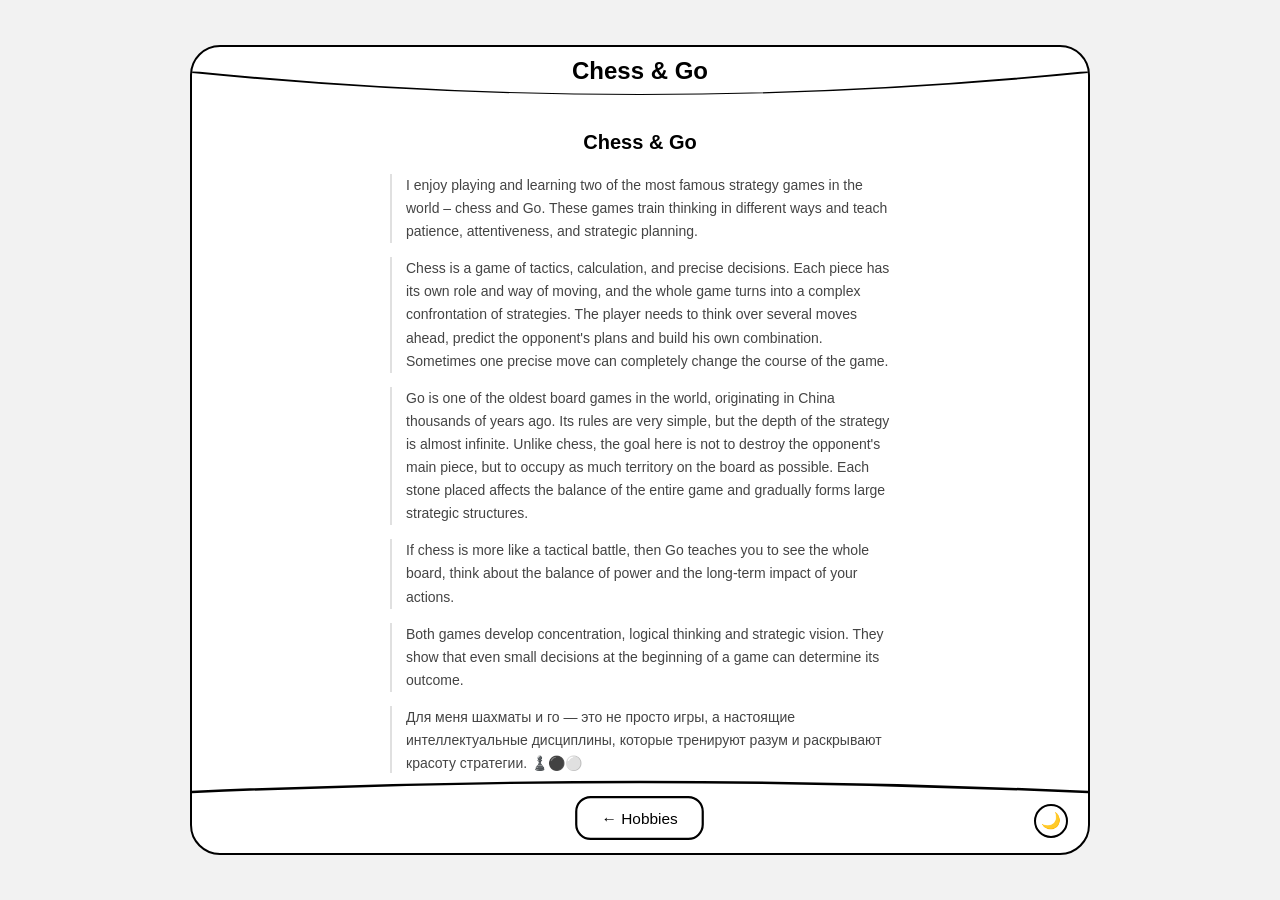
<file: Hobbies/chess-go.html>
<!DOCTYPE html>
<html lang="en">
<head>
       <meta charset="UTF-8">
       <meta name="viewport" content="width=device-width, initial-scale=1.0">
       <title>About me</title>
      <link rel="stylesheet" href="../css/style.css">
       <script>if(localStorage.getItem("theme")==="dark")document.documentElement.classList.add("dark");</script>
    <!-- Немедленное применение тёмной темы при загрузке — убирает мигание -->

</head>
<body>

<div class="app">
    <!-- Главная обёртка всего интерфейса приложения -->
    <div class="top-curve"></div>
    <!-- Декоративный изгиб вверху страницы -->
    <div class="header">Chess & Go</div>

    <div class="content">
               <div class="about-inner">
            <h2>Chess & Go</h2>

            <p class="about-p">I enjoy playing and learning two of the most famous strategy games in the world – chess and Go. These games train thinking in different ways and teach patience, attentiveness, and strategic planning.</p>

            <p class="about-p">Chess is a game of tactics, calculation, and precise decisions. Each piece has its own role and way of moving, and the whole game turns into a complex confrontation of strategies. The player needs to think over several moves ahead, predict the opponent's plans and build his own combination. Sometimes one precise move can completely change the course of the game.</p>

            <p class="about-p">Go is one of the oldest board games in the world, originating in China thousands of years ago. Its rules are very simple, but the depth of the strategy is almost infinite. Unlike chess, the goal here is not to destroy the opponent's main piece, but to occupy as much territory on the board as possible. Each stone placed affects the balance of the entire game and gradually forms large strategic structures.</p>

            <p class="about-p">If chess is more like a tactical battle, then Go teaches you to see the whole board, think about the balance of power and the long-term impact of your actions.</p>

            <p class="about-p">Both games develop concentration, logical thinking and strategic vision. They show that even small decisions at the beginning of a game can determine its outcome.</p>

            <p class="about-p">Для меня шахматы и го — это не просто игры, а настоящие интеллектуальные дисциплины, которые тренируют разум и раскрывают красоту стратегии. ♟️⚫⚪</p>
        </div>
    </div>

    <div class="nav">
        <div class="nav-center">
            <a class="nav-btn main" href="../hobbies.html">← Hobbies</a>
        </div>
        <div class="nav-right">
            <button class="icon-btn theme">🌙</button>
        </div>
    </div>
</div>
<script src="../theme.js"></script>
</body>
</html>
</file>
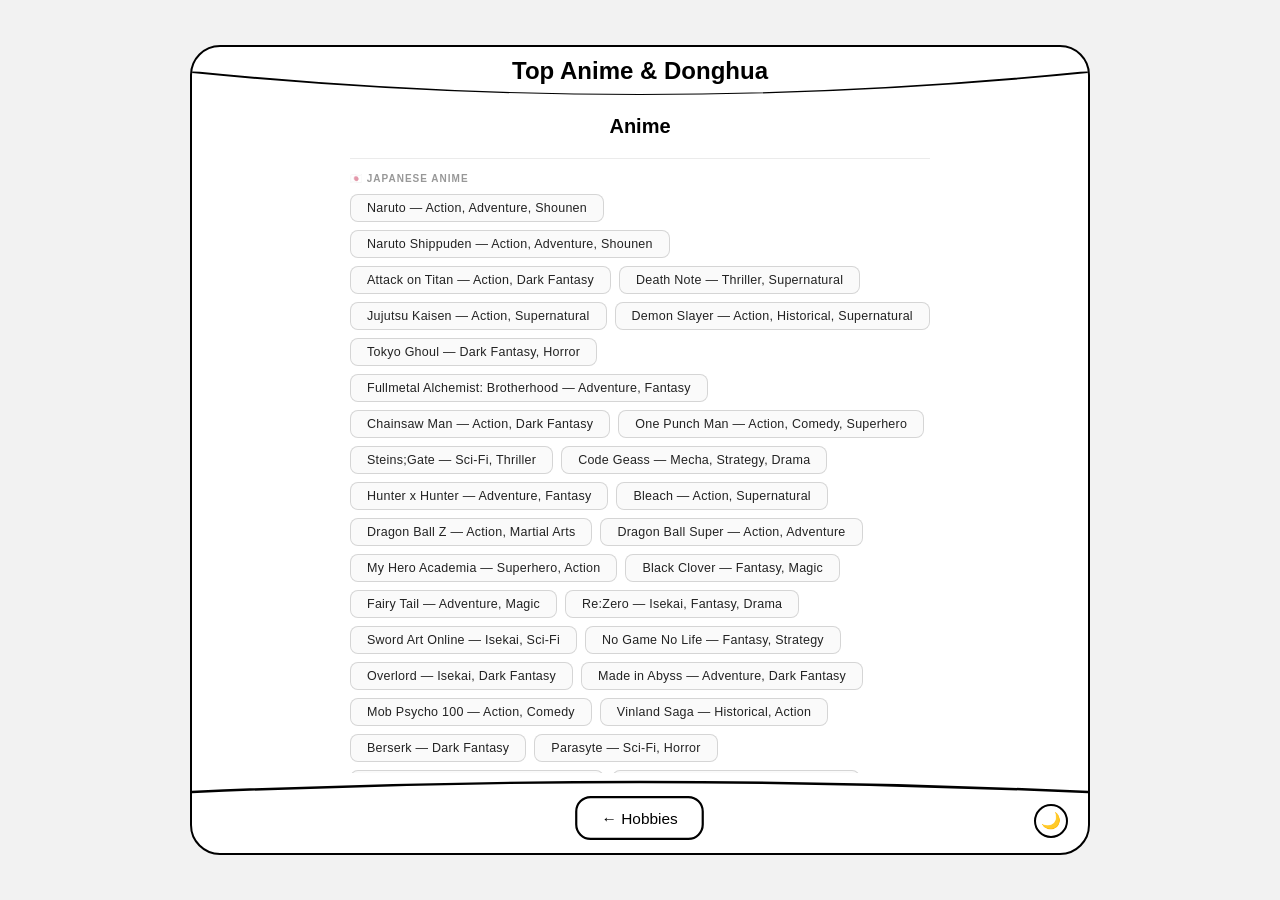
<file: Hobbies/fav-anime.html>
<!DOCTYPE html>
<html lang="en">
<head>
    <meta charset="UTF-8">
    <meta name="viewport" content="width=device-width, initial-scale=1.0">
    <title>Chess & Go</title>
    <link rel="stylesheet" href="../css/style.css">
    <script>if(localStorage.getItem("theme")==="dark")document.documentElement.classList.add("dark");</script>
    <style>
        .section-wrap {
            display: flex;
            flex-direction: column;
            gap: 18px;
            width: 100%;
            overflow-y: auto;
        }

        .section-block {
            border: 2px solid #000;
            border-radius: 16px;
            padding: 18px 16px;
            display: flex;
            flex-direction: column;
            gap: 10px;
        }

        .section-title {
            font-size: 15px;
            font-weight: 700;
            display: flex;
            align-items: center;
            gap: 8px;
        }

        .section-body {
            font-size: 12px;
            line-height: 1.7;
            color: #555;
        }

        .facts-row {
            display: flex;
            gap: 10px;
            flex-wrap: wrap;
        }

        .fact-pill {
            border: 1.5px solid #000;
            border-radius: 50px;
            padding: 4px 12px;
            font-size: 11px;
            font-weight: 600;
        }

        html.dark .section-block {
            border-color: white;
            color: white;
        }

        html.dark .section-body {
            color: rgba(255,255,255,0.65);
        }

        html.dark .fact-pill {
            border-color: white;
        }
    </style>
</head>
<body>
<div class="app">
    <div class="top-curve"></div>
    <div class="header">Top Anime & Donghua</div>

    <div class="content">
        <div class="skills-inner">

            <h2>Anime</h2>
            <div class="skill-group">
                <div class="skills-group-title">🇯🇵 Japanese Anime</div>
                <div class="skill-tags">
                    <span class="skill-tag">Naruto — Action, Adventure, Shounen</span>
                    <span class="skill-tag">Naruto Shippuden — Action, Adventure, Shounen</span>
                    <span class="skill-tag">Attack on Titan — Action, Dark Fantasy</span>
                    <span class="skill-tag">Death Note — Thriller, Supernatural</span>
                    <span class="skill-tag">Jujutsu Kaisen — Action, Supernatural</span>
                    <span class="skill-tag">Demon Slayer — Action, Historical, Supernatural</span>
                    <span class="skill-tag">Tokyo Ghoul — Dark Fantasy, Horror</span>
                    <span class="skill-tag">Fullmetal Alchemist: Brotherhood — Adventure, Fantasy</span>
                    <span class="skill-tag">Chainsaw Man — Action, Dark Fantasy</span>
                    <span class="skill-tag">One Punch Man — Action, Comedy, Superhero</span>
                    <span class="skill-tag">Steins;Gate — Sci‑Fi, Thriller</span>
                    <span class="skill-tag">Code Geass — Mecha, Strategy, Drama</span>
                    <span class="skill-tag">Hunter x Hunter — Adventure, Fantasy</span>
                    <span class="skill-tag">Bleach — Action, Supernatural</span>
                    <span class="skill-tag">Dragon Ball Z — Action, Martial Arts</span>
                    <span class="skill-tag">Dragon Ball Super — Action, Adventure</span>
                    <span class="skill-tag">My Hero Academia — Superhero, Action</span>
                    <span class="skill-tag">Black Clover — Fantasy, Magic</span>
                    <span class="skill-tag">Fairy Tail — Adventure, Magic</span>
                    <span class="skill-tag">Re:Zero — Isekai, Fantasy, Drama</span>
                    <span class="skill-tag">Sword Art Online — Isekai, Sci‑Fi</span>
                    <span class="skill-tag">No Game No Life — Fantasy, Strategy</span>
                    <span class="skill-tag">Overlord — Isekai, Dark Fantasy</span>
                    <span class="skill-tag">Made in Abyss — Adventure, Dark Fantasy</span>
                    <span class="skill-tag">Mob Psycho 100 — Action, Comedy</span>
                    <span class="skill-tag">Vinland Saga — Historical, Action</span>
                    <span class="skill-tag">Berserk — Dark Fantasy</span>
                    <span class="skill-tag">Parasyte — Sci‑Fi, Horror</span>
                    <span class="skill-tag">Akame ga Kill — Action, Dark Fantasy</span>
                    <span class="skill-tag">Blue Exorcist — Supernatural, Action</span>
                    <span class="skill-tag">Dr. Stone — Sci‑Fi, Adventure</span>
                    <span class="skill-tag">The Promised Neverland — Thriller, Mystery</span>
                    <span class="skill-tag">Cyberpunk Edgerunners — Sci‑Fi, Action</span>
                    <span class="skill-tag">Erased — Mystery, Thriller</span>
                    <span class="skill-tag">Angel Beats — Drama, Supernatural</span>
                    <span class="skill-tag">Clannad — Drama, Romance</span>
                    <span class="skill-tag">Your Lie in April — Drama, Music</span>
                    <span class="skill-tag">Toradora — Romance, Comedy</span>
                    <span class="skill-tag">Kaguya-sama: Love is War — Romance, Comedy</span>
                    <span class="skill-tag">Horimiya — Romance, Slice of Life</span>
                    <span class="skill-tag">Spy x Family — Comedy, Action</span>
                    <span class="skill-tag">Gintama — Comedy, Action</span>
                    <span class="skill-tag">Kill la Kill — Action, Comedy</span>
                    <span class="skill-tag">FLCL — Sci‑Fi, Experimental</span>
                    <span class="skill-tag">Neon Genesis Evangelion — Mecha, Psychological</span>
                    <span class="skill-tag">Cowboy Bebop — Sci‑Fi, Space Western</span>
                    <span class="skill-tag">Samurai Champloo — Action, Historical</span>
                    <span class="skill-tag">Trigun — Sci‑Fi, Western</span>
                    <span class="skill-tag">Hellsing Ultimate — Action, Horror</span>
                    <span class="skill-tag">Devilman Crybaby — Dark Fantasy</span>
                </div>
            </div>

            <h2>Donghua</h2>
            <div class="skill-group">
                <div class="skills-group-title">🇨🇳 Chinese Animation</div>
                <div class="skill-tags">
                    <span class="skill-tag">Mo Dao Zu Shi — Fantasy, Cultivation</span>
                    <span class="skill-tag">Heaven Official’s Blessing — Fantasy, Romance</span>
                    <span class="skill-tag">The King's Avatar — Esports, Action</span>
                    <span class="skill-tag">Soul Land — Fantasy, Cultivation</span>
                    <span class="skill-tag">Battle Through the Heavens — Cultivation, Action</span>
                    <span class="skill-tag">Perfect World — Fantasy, Adventure</span>
                    <span class="skill-tag">Swallowed Star — Sci‑Fi, Action</span>
                    <span class="skill-tag">Fog Hill of Five Elements — Fantasy, Martial Arts</span>
                    <span class="skill-tag">Throne of Seal — Fantasy, Cultivation</span>
                    <span class="skill-tag">A Will Eternal — Cultivation, Comedy</span>
                    <span class="skill-tag">Stellar Transformation — Cultivation</span>
                    <span class="skill-tag">Martial Universe — Cultivation</span>
                    <span class="skill-tag">Great Journey of Teenagers — Wuxia, Adventure</span>
                    <span class="skill-tag">Scissor Seven — Action, Comedy</span>
                    <span class="skill-tag">White Cat Legend — Mystery, Comedy</span>
                    <span class="skill-tag">Rakshasa Street — Supernatural, Action</span>
                    <span class="skill-tag">Spare Me Great Lord — Fantasy, Comedy</span>
                    <span class="skill-tag">The Daily Life of the Immortal King — Cultivation, Comedy</span>
                    <span class="skill-tag">Legend of Exorcism — Fantasy, Action</span>
                    <span class="skill-tag">Ling Cage: Incarnation — Sci‑Fi, Post‑Apocalyptic</span>
                    <span class="skill-tag">Soul of Light — Fantasy</span>
                    <span class="skill-tag">Immortality — Cultivation</span>
                    <span class="skill-tag">Forty Millenniums of Cultivation — Sci‑Fi</span>
                    <span class="skill-tag">The Land of Miracles — Fantasy</span>
                    <span class="skill-tag">Snow Eagle Lord — Fantasy</span>
                    <span class="skill-tag">Apotheosis — Cultivation</span>
                    <span class="skill-tag">Against the Gods — Cultivation</span>
                    <span class="skill-tag">Dragon Raja — Fantasy, Action</span>
                    <span class="skill-tag">Big Brother — Cultivation</span>
                    <span class="skill-tag">Shrouding the Heavens — Cultivation</span>
                    <span class="skill-tag">The Island of Siliang — Fantasy</span>
                    <span class="skill-tag">Blades of the Guardians — Action, Historical</span>
                    <span class="skill-tag">Mirror: Twin Cities — Fantasy</span>
                    <span class="skill-tag">The Legend of Qin — Historical, Martial Arts</span>
                    <span class="skill-tag">Carp Reborn — Fantasy</span>
                    <span class="skill-tag">Jade Dynasty — Fantasy</span>
                    <span class="skill-tag">The Degenerate Drawing Jianghu — Martial Arts</span>
                    <span class="skill-tag">Word of Honor — Wuxia</span>
                    <span class="skill-tag">Young Brewmaster’s Adventure — Adventure</span>
                    <span class="skill-tag">Wu Dong Qian Kun — Cultivation</span>
                </div>
            </div>

        </div>
    </div>

   

    <div class="nav">
        <div class="nav-center">
            <a class="nav-btn main" href="../hobbies.html">← Hobbies</a>
        </div>
        <div class="nav-right">
            <button class="icon-btn theme">🌙</button>
        </div>
    </div>
</div>
<script src="../theme.js"></script>
</body>
</html>
</file>
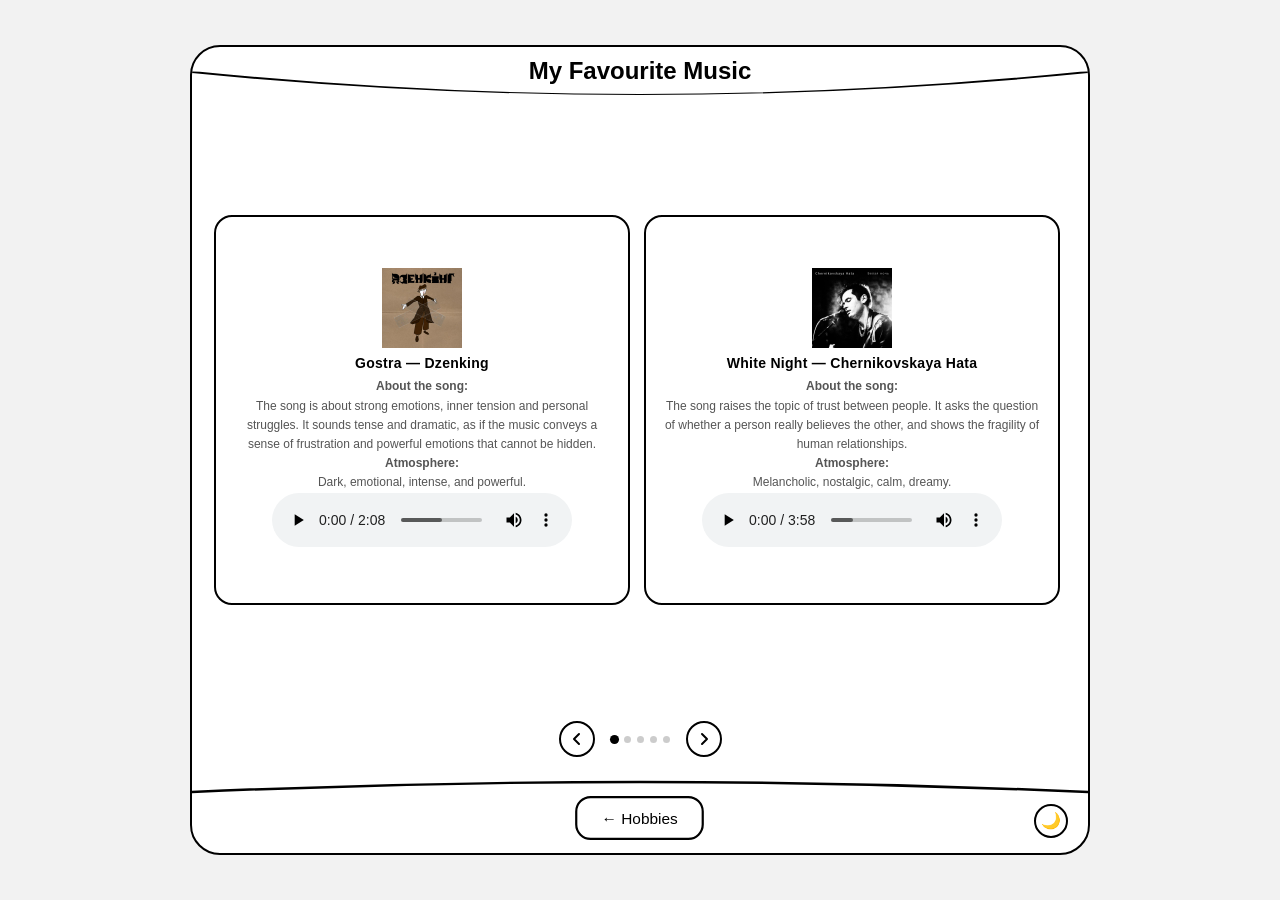
<file: Hobbies/fav-music.html>
<!DOCTYPE html>
<html lang="en">
<head>
    <meta charset="UTF-8">
    <meta name="viewport" content="width=device-width, initial-scale=1.0">
    <title>My Favourite Music</title>
    <link rel="stylesheet" href="../css/style.css">
    <script>if(localStorage.getItem("theme")==="dark")document.documentElement.classList.add("dark");</script>
    <!-- Мгновенное применение тёмной темы до отрисовки страницы -->
    <style>
        /* ОБЁРТКА СЛАЙДЕРА */
        .hobbies-slider-wrap {
            width: 100%;
            height: 100%;
            display: flex;              /* Вертикальное расположение слайдера и навигации */
            flex-direction: column;
            align-items: center;
            gap: 16px;
        }

        /* КОНТЕЙНЕР СЛАЙДЕРА (маска */
        .hobbies-slider {
            width: 100%;
            flex: 1;
            overflow: hidden;
            padding: 0 2px;
            box-sizing: border-box;
        }

        /* движущаяся полоса с карточками */
        .hobbies-track {
            display: flex;              /* Карточки расположены в ряд */
            align-items: center;
            gap: 14px;                  /* Отступ между карточками */
            height: 100%;
            transition: transform 0.4s cubic-bezier(.4,0,.2,1);
            will-change: transform;
        }

        /* КАРТОЧКА ХОББИ */
        .hobby-card {
            flex: 0 0 calc((100% - 20px) / 2); /* Ширина = 1/3 трека минус 2 отступа */
            height: 100%;
            max-height: 390px;
            display: flex;
            flex-direction: column;
            justify-content: center;
            align-items: center;
            text-align: center;
            gap: 10px;
            border: 2px solid #000;
            border-radius: 18px;
            padding: 20px 16px;
            transition: background 0.2s, color 0.2s, border-color 0.3s, transform 0.18s;
        }

        /* Карточка при наведении: инвертированные цвета и лёгкий подъём */
        .hobby-card:hover {
            background: #000;
            color: #fff;
            transform: translateY(-3px);
        }

        /* ИКОНКА ХОББИ */
        .hobby-icon {
            font-size: 1.8rem;
            text-align: center;
            width: 100%;
        }

        /* ТЕКСТОВЫЙ БЛОК КАРТОЧКИ */
        .hobby-text h3 {
            font-size: 14px;
            font-weight: 700;
            margin-bottom: 6px;
            letter-spacing: 0.02em;
        }

        .hobby-text p {
            font-size: 12px;
            line-height: 1.6;
            color: #555;
        }

        /* Описание становится белым при наведении на карточку */
        .hobby-card:hover .hobby-text p {
            color: rgba(255,255,255,0.75);
        }

        /* НАВИГАЦИЯ СЛАЙДЕРА (стрелки + точки) */
        .hobbies-nav {
            display: flex;
            align-items: center;
            justify-content: center;
            gap: 16px;
            width: 100%;
        }

        /* КНОПКИ-СТРЕЛКИ */
        .hobbies-arrow {
            width: 36px;
            height: 36px;
            border: 2px solid #000;
            border-radius: 50%;
            background: transparent;
            font-size: 16px;
            cursor: pointer;
            display: flex;
            align-items: center;
            justify-content: center;
            transition: background 0.2s, color 0.2s;
            flex-shrink: 0;                  }

        .hobbies-arrow:hover {
            background: #000;
            color: #fff;
        }

        /* Заблокированная стрелка (когда нельзя листать дальше) */
        .hobbies-arrow:disabled {
            opacity: 0.25;
            cursor: default;
            pointer-events: none;
        }

        /* ТОЧКИ-ИНДИКАТОРЫ ТЕКУЩЕГО СЛАЙДА */
        .hobbies-dots {
            display: flex;
            gap: 6px;
        }

        .hobbies-dot {
            width: 7px;
            height: 7px;
            border-radius: 50%;
            background: rgba(0,0,0,0.2);
            transition: background 0.2s, transform 0.2s;
            cursor: pointer;
        }

        /* Активная точка выделена цветом и немного увеличена */
        .hobbies-dot.active {
            background: #000;
            transform: scale(1.3);
        }

        /* КНОПКА "ПОДРОБНЕЕ" НА КАРТОЧКЕ */
        .hobby-btn {
            display: inline-block;
            margin-top: 8px;
            padding: 7px 16px;
            border: 2px solid #000;
            border-radius: 50px;
            background: transparent;
            font-size: 11px;
            font-weight: 600;
            cursor: pointer;
            text-decoration: none;
            color: inherit;
            transition: background 0.2s, color 0.2s;
            letter-spacing: 0.02em;
        }

        /* При наведении на карточку граница кнопки становится белой */
        .hobby-card:hover .hobby-btn {
            border-color: #fff;
        }

        /* При наведении на саму кнопку заполняется белым */
        .hobby-card:hover .hobby-btn:hover {
            background: #fff;
            color: #000;
        }

        /* ТЁМНАЯ ТЕМА */

        /* Кнопка в тёмной теме — белая */
        html.dark .hobby-btn {
            border-color: white;
            color: white;
        }

        html.dark .hobby-card:hover .hobby-btn {
            border-color: #000;
            color: #000;
        }

        html.dark .hobby-card:hover .hobby-btn:hover {
            background: #000;
            color: #fff;
        }

        /* Карточки в тёмной теме белая граница, белый текст */
        html.dark .hobby-card {
            border-color: white;
            color: white;
        }

        /* При наведении в тёмной теме белый фон, чёрный текст */
        html.dark .hobby-card:hover {
            background: white;
            color: black;
        }

        html.dark .hobby-card:hover .hobby-text p {
            color: rgba(0,0,0,0.7);
        }

        html.dark .hobby-text p {
            color: rgba(255,255,255,0.6);
        }

        /* Стрелки в тёмной теме */
        html.dark .hobbies-arrow {
            border-color: white;
            color: white;
        }

        html.dark .hobbies-arrow:hover {
            background: white;
            color: black;
        }

        /* Точки в тёмной теме */
        html.dark .hobbies-dot {
            background: rgba(255,255,255,0.25);
        }

        html.dark .hobbies-dot.active {
            background: white;
        }
    </style>
</head>
<body>

<div class="app">
    <div class="top-curve"></div>
    <div class="header">My Favourite Music</div>
    <div class="content" style="align-items: center; padding: 20px 20px 16px 20px; height: 100%;">
        <!-- Основная область контента; инлайн-стили задают отступы и высоту для слайдера -->
        <div class="hobbies-slider-wrap" style="height: 100%;">
            <div class="hobbies-slider" id="hobbies-slider">
                <!-- Маска слайдера — скрывает карточки снаружи -->
                <div class="hobbies-track" id="hobbies-track">
                    <!-- Движущийся трек с карточками; сдвигается через transform: translateX -->

                    <!-- КАРТОЧКИ ХОББИ -->

                    <div class="hobby-card">

                            <div class="hobby-icon">
                                <img src="../image/Gostra.jpg" alt="Gostra" width="80">


                            <div class="hobby-text">
                                <h3>Gostra — Dzenking</h3>

                                <p>
                                    <b>About the song:</b><br>
                                    The song is about strong emotions, inner tension and personal struggles. It sounds tense and dramatic, as if the music conveys a sense of frustration and powerful emotions that cannot be hidden.
                                </p>

                                <p>
                                    <b>Atmosphere:</b><br>
                                    Dark, emotional, intense, and powerful.
                                </p>

                                <!-- Плеер -->
                                <audio controls>
                                    <source src="../music/gostra.mp3" type="audio/mpeg">
                                </audio>

                            </div>
                            </div>

                      </div>

                      <div class="hobby-card">
                          <div class="hobby-icon">
                              <img src="../image/White Night.jpg" alt="White Night" width="80">


                              <div class="hobby-text">
                                  <h3>White Night — Chernikovskaya Hata</h3>

                                  <p>
                                      <b>About the song:</b><br>
                                      The song raises the topic of trust between people. It asks the question of whether a person really believes the other, and shows the fragility of human relationships.
                                  </p>

                                  <p>
                                      <b>Atmosphere:</b><br>
                                      Melancholic, nostalgic, calm, dreamy.
                                  </p>

                                  <!-- Плеер -->
                                  <audio controls>
                                      <source src="../music/White Night.mp3" type="audio/mpeg">
                                  </audio>

                              </div>
                          </div>
                      </div>

                      <div class="hobby-card">
                          <div class="hobby-icon">
                              <img src="../image/Do You Believe Me.webp" alt="Do You Believe Me? — Lyudmila Berlinskaia" width="80">


                              <div class="hobby-text">
                                  <h3>Do You Believe Me? — Lyudmila Berlinskaia</h3>

                                  <p>
                                      <b>About the song:</b><br>
                                      The song raises the topic of trust between people. It asks the question of whether a person really believes the other, and shows the fragility of human relationships.
                                  </p>

                                  <p>
                                      <b>Atmosphere:</b><br>
                                      Emotional, thoughtful, intimate.
                                  </p>

                                  <!-- Плеер -->
                                  <audio controls>
                                      <source src="../music/Do You Believe Me.mp3" type="audio/mpeg">

                                  </audio>

                              </div>
                          </div>
                      </div>
                    <div class="hobby-card">
                        <div class="hobby-icon">
                            <img src="../image/What Is Love.jpg" alt="What Is Love? — Grad!ent" width="80">


                            <div class="hobby-text">
                                <h3>What Is Love? — Grad!ent</h3>

                                <p>
                                    <b>About the song:</b><br>
                                    The composition reflects on what love really means. It asks a philosophical question about feelings, relationships, and how people understand love.
                                </p>

                                <p>
                                    <b>Atmosphere:</b><br>
                                    Romantic, thoughtful, a little sad.
                                </p>

                                <!-- Плеер -->
                                <audio controls>
                                    <source src="../music/What Is Love.mp3" type="audio/mpeg">

                                </audio>

                            </div>
                        </div>
                    </div>

                    <div class="hobby-card">
                        <div class="hobby-icon">
                            <img src="../image/Toffees and Risks.jpg" alt="Toffees and Risks — Monetochka" width="80">


                            <div class="hobby-text">
                                <h3>Toffees and Risks — Monetochka</h3>

                                <p>
                                    <b>About the song:</b><br>
                                    The song is about youth, choice and risk. It combines lightness, irony and unusual images through which thoughts about life and the courage to make decisions are conveyed.
                                </p>

                                <p>
                                    <b>Atmosphere:</b><br>
                                    Dark, emotional, intense, and powerful.
                                </p>

                                <!-- Плеер -->
                                <audio controls>
                                    <source src="../music/Toffees and Risks.mp3" type="audio/mpeg">

                                </audio>

                            </div>
                        </div>
                    </div>


                  </div>
              </div>

              <!-- НИЖНЯЯ НАВИГАЦИЯ СЛАЙДЕРА -->
            <div class="hobbies-nav">
                             <button class="hobbies-arrow" id="prev-btn">
                    <svg width="16" height="16" viewBox="0 0 16 16" fill="none" xmlns="http://www.w3.org/2000/svg">
                        <path d="M10 3 L5 8 L10 13" stroke="currentColor" stroke-width="2" stroke-linecap="round" stroke-linejoin="round">
                            <!-- SMIL-анимация: стрелка "скачет" при нажатии -->
                            <animate attributeName="d"
                                values="M10 3 L5 8 L10 13; M8 3 L3 8 L8 13; M10 3 L5 8 L10 13"
                                dur="0.4s" begin="indefinite" id="prev-anim"
                                calcMode="spline"
                                keySplines="0.4 0 0.2 1; 0.4 0 0.2 1"
                                fill="freeze"/>
                        </path>
                    </svg>
                </button>

                <div class="hobbies-dots" id="hobbies-dots"></div>
                <!-- Контейнер для точек-индикаторов; заполняется через JavaScript -->

                <!-- Кнопка "вперёд" с SVG-стрелкой -->
                <button class="hobbies-arrow" id="next-btn">
                    <svg width="16" height="16" viewBox="0 0 16 16" fill="none" xmlns="http://www.w3.org/2000/svg">
                        <path d="M6 3 L11 8 L6 13" stroke="currentColor" stroke-width="2" stroke-linecap="round" stroke-linejoin="round">
                            <!-- SMIL-анимация стрелки "вперёд" -->
                            <animate attributeName="d"
                                values="M6 3 L11 8 L6 13; M8 3 L13 8 L8 13; M6 3 L11 8 L6 13"
                                dur="0.4s" begin="indefinite" id="next-anim"
                                calcMode="spline"
                                keySplines="0.4 0 0.2 1; 0.4 0 0.2 1"
                                fill="freeze"/>
                        </path>
                    </svg>
                </button>
            </div>

        </div>
    </div>

    <div class="nav">
        <div class="nav-center">
            <a class="nav-btn main" href="../hobbies.html">← Hobbies</a>
        </div>
        <div class="nav-right">
            <button class="icon-btn theme">🌙</button>
        </div>
    </div>
</div>

<script>
    // ИНИЦИАЛИЗАЦИЯ ЭЛЕМЕНТОВ СЛАЙДЕРА
    const slider = document.getElementById('hobbies-slider');   // Маска слайдера
    const track = document.getElementById('hobbies-track');     // Движущийся трек
    const prevBtn = document.getElementById('prev-btn');        // Кнопка "назад"
    const nextBtn = document.getElementById('next-btn');        // Кнопка "вперёд"
    const dotsWrap = document.getElementById('hobbies-dots');   // Контейнер точек

    // Получаем оригинальные карточки и запоминаем их количество
    const originalCards = Array.from(track.querySelectorAll('.hobby-card'));
    const total = originalCards.length; // 8 карточек
    const visible = 3; // Количество видимых карточек одновременно

    // БЕСКОНЕЧНЫЙ СЛАЙДЕР: клонирование крайних карточек =====
    // Клонируем последние 3 карточки и вставляем в начало трека
    originalCards.slice(-visible).reverse().forEach(c => track.insertBefore(c.cloneNode(true), track.firstChild));
    // Клонируем первые 3 карточки и добавляем в конец трека
    originalCards.slice(0, visible).forEach(c => track.appendChild(c.cloneNode(true)));

    // Теперь в треке: [клоны конца] + [оригиналы] + [клоны начала]
    const allCards = Array.from(track.querySelectorAll('.hobby-card'));

    // СОЗДАНИЕ ТОЧЕК-ИНДИКАТОРОВ
    for (let i = 0; i < total; i++) {
        const dot = document.createElement('div');
        dot.className = 'hobbies-dot';
        dot.addEventListener('click', () => goTo(i)); // Клик по точке переход к нужному слайду
        dotsWrap.appendChild(dot);
    }

    // realIndex индекс в расширенном треке (с клонами)
    // logicalIndex видимый индекс (0..total-1)
    let realIndex = visible;  // Начинаем с первой оригинальной карточки
    let logicalIndex = 0;
    let isAnimating = false;  // Флаг: идёт ли анимация (блокирует двойные клики)

    // Вычисляем ширину одного шага (ширина карточки + gap)
    function getStep() {
        if (allCards.length < 2) return allCards[0].offsetWidth + 14;
        const r0 = allCards[0].getBoundingClientRect();
        const r1 = allCards[1].getBoundingClientRect();
        return r1.left - r0.left; // Расстояние между левыми краями соседних карточек
    }

    // Обновляем активную точку под текущий logicalIndex
    function updateDots() {
        dotsWrap.querySelectorAll('.hobbies-dot').forEach((d, i) => {
            d.classList.toggle('active', i === logicalIndex);
        });
    }

    // Перемещаем трек к нужному realIndex
    function jumpTo(ri, animate) {
        // Включаем/отключаем CSS-переход для плавной или мгновенной смены
        track.style.transition = animate ? 'transform 0.5s cubic-bezier(0.25, 0.46, 0.45, 0.94)' : 'none';
        track.style.transform = `translateX(-${ri * getStep()}px)`;
    }

    // После завершения анимации: если попали на клон мгновенно прыгаем на оригинал
    track.addEventListener('transitionend', () => {
        if (realIndex <= visible - 1) {
            // Перешли на клон начала прыгаем к концу оригиналов
            realIndex += total;
            jumpTo(realIndex, false);
        } else if (realIndex >= visible + total) {
            // Перешли на клон конца прыгаем к началу оригиналов
            realIndex -= total;
            jumpTo(realIndex, false);
        }
        isAnimating = false; // Анимация завершена разблокируем клики
    });

    // Переход к конкретному логическому слайду
    function goTo(logical, animate = true) {
        if (isAnimating) return;
        isAnimating = true;
        logicalIndex = ((logical % total) + total) % total;
        realIndex = logicalIndex + visible;
        updateDots();
        jumpTo(realIndex, animate);
    }

    // ОБРАБОТЧИКИ КНОПОК НАВИГАЦИИ

    // Кнопка "назад"
    prevBtn.addEventListener('click', () => {
        if (isAnimating) return;
        // Запускаем SMIL-анимацию стрелки
        const anim = document.getElementById('prev-anim');
        if (anim) anim.beginElement();
        isAnimating = true;
        realIndex--;  
        logicalIndex = ((realIndex - visible) % total + total) % total;
        updateDots();
        jumpTo(realIndex, true);
    });

    // Кнопка "вперёд"
    nextBtn.addEventListener('click', () => {
        if (isAnimating) return;
        const anim = document.getElementById('next-anim');
        if (anim) anim.beginElement();
        isAnimating = true;
        realIndex++; 
        logicalIndex = ((realIndex - visible) % total + total) % total;
        updateDots();
        jumpTo(realIndex, true);
    });

    // ПОДДЕРЖКА СВАЙПОВ НА МОБИЛЬНЫХ
    let startX = 0;
    track.addEventListener('touchstart', e => { startX = e.touches[0].clientX; });
    track.addEventListener('touchend', e => {
        const diff = startX - e.changedTouches[0].clientX;
        if (diff > 40) nextBtn.click();       
        else if (diff < -40) prevBtn.click(); 
    });

    // При изменении размера окна пересчитываем позицию без анимации
    window.addEventListener('resize', () => jumpTo(realIndex, false));

    // ИНИЦИАЛИЗАЦИЯ: ждём два кадра для корректного расчёта размеров
    requestAnimationFrame(() => {
        requestAnimationFrame(() => {
            jumpTo(realIndex, false); // Устанавливаем начальную позицию
            updateDots();             // Подсвечиваем первую точку
            isAnimating = false;
        });
    });
</script>
<script src="../theme.js"></script>
</body>
</html>
</file>
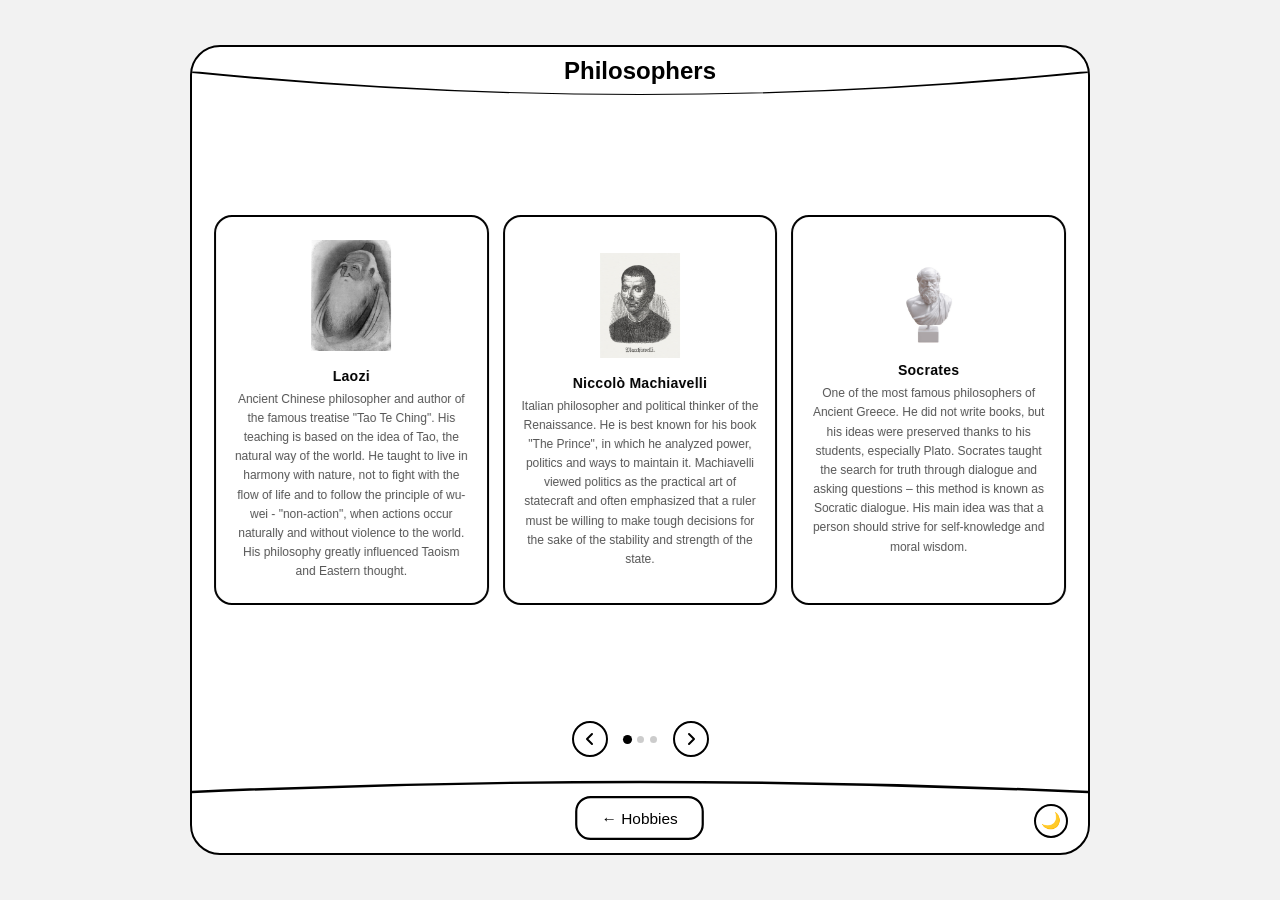
<file: Hobbies/fav-philosophers.html>
<!DOCTYPE html>
<html lang="en">
<head>
    <meta charset="UTF-8">
    <meta name="viewport" content="width=device-width, initial-scale=1.0">
    <title>Philosophers</title>
    <link rel="stylesheet" href="../css/style.css">
    <script>if(localStorage.getItem("theme")==="dark")document.documentElement.classList.add("dark");</script>
    <!-- Мгновенное применение тёмной темы до отрисовки страницы -->
    <style>
        /* ОБЁРТКА СЛАЙДЕРА */
        .hobbies-slider-wrap {
            width: 100%;
            height: 100%;
            display: flex;              /* Вертикальное расположение слайдера и навигации */
            flex-direction: column;
            align-items: center;
            gap: 16px;
        }

        /* КОНТЕЙНЕР СЛАЙДЕРА (маска */
        .hobbies-slider {
            width: 100%;
            flex: 1;
            overflow: hidden;
            padding: 0 2px;
            box-sizing: border-box;
        }

        /* движущаяся полоса с карточками */
        .hobbies-track {
            display: flex;              /* Карточки расположены в ряд */
            align-items: center;
            gap: 14px;                  /* Отступ между карточками */
            height: 100%;
            transition: transform 0.4s cubic-bezier(.4,0,.2,1);
            will-change: transform;
        }

        /* КАРТОЧКА ХОББИ */
        .hobby-card {
            flex: 0 0 calc((100% - 28px) / 3); /* Ширина = 1/3 трека минус 2 отступа */
            height: 100%;
            max-height: 390px;
            display: flex;
            flex-direction: column;
            justify-content: center;
            align-items: center;
            text-align: center;
            gap: 10px;
            border: 2px solid #000;
            border-radius: 18px;
            padding: 20px 16px;
            transition: background 0.2s, color 0.2s, border-color 0.3s, transform 0.18s;
        }

        /* Карточка при наведении: инвертированные цвета и лёгкий подъём */
        .hobby-card:hover {
            background: #000;
            color: #fff;
            transform: translateY(-3px);
        }

        /* ИКОНКА ХОББИ */
        .hobby-icon {
            font-size: 1.8rem;
            text-align: center;
            width: 100%;
        }

        /* ТЕКСТОВЫЙ БЛОК КАРТОЧКИ */
        .hobby-text h3 {
            font-size: 14px;
            font-weight: 700;
            margin-bottom: 6px;
            letter-spacing: 0.02em;
        }

        .hobby-text p {
            font-size: 12px;
            line-height: 1.6;
            color: #555;
        }

        /* Описание становится белым при наведении на карточку */
        .hobby-card:hover .hobby-text p {
            color: rgba(255,255,255,0.75);
        }

        /* НАВИГАЦИЯ СЛАЙДЕРА (стрелки + точки) */
        .hobbies-nav {
            display: flex;
            align-items: center;
            justify-content: center;
            gap: 16px;
            width: 100%;
        }

        /* КНОПКИ-СТРЕЛКИ */
        .hobbies-arrow {
            width: 36px;
            height: 36px;
            border: 2px solid #000;
            border-radius: 50%;
            background: transparent;
            font-size: 16px;
            cursor: pointer;
            display: flex;
            align-items: center;
            justify-content: center;
            transition: background 0.2s, color 0.2s;
            flex-shrink: 0;                  }

        .hobbies-arrow:hover {
            background: #000;
            color: #fff;
        }

        /* Заблокированная стрелка (когда нельзя листать дальше) */
        .hobbies-arrow:disabled {
            opacity: 0.25;
            cursor: default;
            pointer-events: none;
        }

        /* ТОЧКИ-ИНДИКАТОРЫ ТЕКУЩЕГО СЛАЙДА */
        .hobbies-dots {
            display: flex;
            gap: 6px;
        }

        .hobbies-dot {
            width: 7px;
            height: 7px;
            border-radius: 50%;
            background: rgba(0,0,0,0.2);
            transition: background 0.2s, transform 0.2s;
            cursor: pointer;
        }

        /* Активная точка выделена цветом и немного увеличена */
        .hobbies-dot.active {
            background: #000;
            transform: scale(1.3);
        }

        /* КНОПКА "ПОДРОБНЕЕ" НА КАРТОЧКЕ */
        .hobby-btn {
            display: inline-block;
            margin-top: 8px;
            padding: 7px 16px;
            border: 2px solid #000;
            border-radius: 50px;
            background: transparent;
            font-size: 11px;
            font-weight: 600;
            cursor: pointer;
            text-decoration: none;
            color: inherit;
            transition: background 0.2s, color 0.2s;
            letter-spacing: 0.02em;
        }

        /* При наведении на карточку граница кнопки становится белой */
        .hobby-card:hover .hobby-btn {
            border-color: #fff;
        }

        /* При наведении на саму кнопку заполняется белым */
        .hobby-card:hover .hobby-btn:hover {
            background: #fff;
            color: #000;
        }

        /* ТЁМНАЯ ТЕМА */

        /* Кнопка в тёмной теме — белая */
        html.dark .hobby-btn {
            border-color: white;
            color: white;
        }

        html.dark .hobby-card:hover .hobby-btn {
            border-color: #000;
            color: #000;
        }

        html.dark .hobby-card:hover .hobby-btn:hover {
            background: #000;
            color: #fff;
        }

        /* Карточки в тёмной теме белая граница, белый текст */
        html.dark .hobby-card {
            border-color: white;
            color: white;
        }

        /* При наведении в тёмной теме белый фон, чёрный текст */
        html.dark .hobby-card:hover {
            background: white;
            color: black;
        }

        html.dark .hobby-card:hover .hobby-text p {
            color: rgba(0,0,0,0.7);
        }

        html.dark .hobby-text p {
            color: rgba(255,255,255,0.6);
        }

        /* Стрелки в тёмной теме */
        html.dark .hobbies-arrow {
            border-color: white;
            color: white;
        }

        html.dark .hobbies-arrow:hover {
            background: white;
            color: black;
        }

        /* Точки в тёмной теме */
        html.dark .hobbies-dot {
            background: rgba(255,255,255,0.25);
        }

        html.dark .hobbies-dot.active {
            background: white;
        }
    </style>
</head>
<body>

<div class="app">
    <div class="top-curve"></div>
    <div class="header">Philosophers</div>
    <div class="content" style="align-items: center; padding: 20px 20px 16px 20px; height: 100%;">
        <!-- Основная область контента; инлайн-стили задают отступы и высоту для слайдера -->
        <div class="hobbies-slider-wrap" style="height: 100%;">
            <div class="hobbies-slider" id="hobbies-slider">
                <!-- Маска слайдера — скрывает карточки снаружи -->
                <div class="hobbies-track" id="hobbies-track">
                    <!-- Движущийся трек с карточками; сдвигается через transform: translateX -->

                    <!-- КАРТОЧКИ ХОББИ -->

                    <div class="hobby-card">
                        <div class="hobby-icon">
                            <img src="../image/Laozi.jpg" alt="Laozi" width="80">
                        </div>
                        <div class="hobby-text">
                            <h3>Laozi</h3>
                            <p>Ancient Chinese philosopher and author of the famous treatise "Tao Te Ching". His teaching is based on the idea of Tao, the natural way of the world. He taught to live in harmony with nature, not to fight with the flow of life and to follow the principle of wu-wei - "non-action", when actions occur naturally and without violence to the world. His philosophy greatly influenced Taoism and Eastern thought.</p>
                        </div>

                      </div>

                      <div class="hobby-card">
                          <div class="hobby-icon">
                              <img src="../image/Niccolò Machiavelli.jpg" alt="Niccolò Machiavelli" width="80">
                          </div>
                          <div class="hobby-text">
                              <h3>Niccolò Machiavelli</h3>
                              <p>Italian philosopher and political thinker of the Renaissance. He is best known for his book "The Prince", in which he analyzed power, politics and ways to maintain it. Machiavelli viewed politics as the practical art of statecraft and often emphasized that a ruler must be willing to make tough decisions for the sake of the stability and strength of the state.</p>
                          </div>
                      </div>

                      <div class="hobby-card">
                          <div class="hobby-icon">
                              <img src="../image/Socrates.jpg" alt="Socrates" width="80">
                          </div>
                          <div class="hobby-text">
                              <h3>Socrates</h3>
                              <p>One of the most famous philosophers of Ancient Greece. He did not write books, but his ideas were preserved thanks to his students, especially Plato. Socrates taught the search for truth through dialogue and asking questions – this method is known as Socratic dialogue. His main idea was that a person should strive for self-knowledge and moral wisdom.</p>
                          </div>
                      </div>


                  </div>
              </div>

              <!-- НИЖНЯЯ НАВИГАЦИЯ СЛАЙДЕРА -->
            <div class="hobbies-nav">
                             <button class="hobbies-arrow" id="prev-btn">
                    <svg width="16" height="16" viewBox="0 0 16 16" fill="none" xmlns="http://www.w3.org/2000/svg">
                        <path d="M10 3 L5 8 L10 13" stroke="currentColor" stroke-width="2" stroke-linecap="round" stroke-linejoin="round">
                            <!-- SMIL-анимация: стрелка "скачет" при нажатии -->
                            <animate attributeName="d"
                                values="M10 3 L5 8 L10 13; M8 3 L3 8 L8 13; M10 3 L5 8 L10 13"
                                dur="0.4s" begin="indefinite" id="prev-anim"
                                calcMode="spline"
                                keySplines="0.4 0 0.2 1; 0.4 0 0.2 1"
                                fill="freeze"/>
                        </path>
                    </svg>
                </button>

                <div class="hobbies-dots" id="hobbies-dots"></div>
                <!-- Контейнер для точек-индикаторов; заполняется через JavaScript -->

                <!-- Кнопка "вперёд" с SVG-стрелкой -->
                <button class="hobbies-arrow" id="next-btn">
                    <svg width="16" height="16" viewBox="0 0 16 16" fill="none" xmlns="http://www.w3.org/2000/svg">
                        <path d="M6 3 L11 8 L6 13" stroke="currentColor" stroke-width="2" stroke-linecap="round" stroke-linejoin="round">
                            <!-- SMIL-анимация стрелки "вперёд" -->
                            <animate attributeName="d"
                                values="M6 3 L11 8 L6 13; M8 3 L13 8 L8 13; M6 3 L11 8 L6 13"
                                dur="0.4s" begin="indefinite" id="next-anim"
                                calcMode="spline"
                                keySplines="0.4 0 0.2 1; 0.4 0 0.2 1"
                                fill="freeze"/>
                        </path>
                    </svg>
                </button>
            </div>

        </div>
    </div>

    <div class="nav">
        <div class="nav-center">
            <a class="nav-btn main" href="../hobbies.html">← Hobbies</a>
        </div>
        <div class="nav-right">
            <button class="icon-btn theme">🌙</button>
        </div>
    </div>
</div>

<script>
    // ИНИЦИАЛИЗАЦИЯ ЭЛЕМЕНТОВ СЛАЙДЕРА
    const slider = document.getElementById('hobbies-slider');   // Маска слайдера
    const track = document.getElementById('hobbies-track');     // Движущийся трек
    const prevBtn = document.getElementById('prev-btn');        // Кнопка "назад"
    const nextBtn = document.getElementById('next-btn');        // Кнопка "вперёд"
    const dotsWrap = document.getElementById('hobbies-dots');   // Контейнер точек

    // Получаем оригинальные карточки и запоминаем их количество
    const originalCards = Array.from(track.querySelectorAll('.hobby-card'));
    const total = originalCards.length; // 8 карточек
    const visible = 3; // Количество видимых карточек одновременно

    // БЕСКОНЕЧНЫЙ СЛАЙДЕР: клонирование крайних карточек =====
    // Клонируем последние 3 карточки и вставляем в начало трека
    originalCards.slice(-visible).reverse().forEach(c => track.insertBefore(c.cloneNode(true), track.firstChild));
    // Клонируем первые 3 карточки и добавляем в конец трека
    originalCards.slice(0, visible).forEach(c => track.appendChild(c.cloneNode(true)));

    // Теперь в треке: [клоны конца] + [оригиналы] + [клоны начала]
    const allCards = Array.from(track.querySelectorAll('.hobby-card'));

    // СОЗДАНИЕ ТОЧЕК-ИНДИКАТОРОВ
    for (let i = 0; i < total; i++) {
        const dot = document.createElement('div');
        dot.className = 'hobbies-dot';
        dot.addEventListener('click', () => goTo(i)); // Клик по точке переход к нужному слайду
        dotsWrap.appendChild(dot);
    }

    // realIndex индекс в расширенном треке (с клонами)
    // logicalIndex видимый индекс (0..total-1)
    let realIndex = visible;  // Начинаем с первой оригинальной карточки
    let logicalIndex = 0;
    let isAnimating = false;  // Флаг: идёт ли анимация (блокирует двойные клики)

    // Вычисляем ширину одного шага (ширина карточки + gap)
    function getStep() {
        if (allCards.length < 2) return allCards[0].offsetWidth + 14;
        const r0 = allCards[0].getBoundingClientRect();
        const r1 = allCards[1].getBoundingClientRect();
        return r1.left - r0.left; // Расстояние между левыми краями соседних карточек
    }

    // Обновляем активную точку под текущий logicalIndex
    function updateDots() {
        dotsWrap.querySelectorAll('.hobbies-dot').forEach((d, i) => {
            d.classList.toggle('active', i === logicalIndex);
        });
    }

    // Перемещаем трек к нужному realIndex
    function jumpTo(ri, animate) {
        // Включаем/отключаем CSS-переход для плавной или мгновенной смены
        track.style.transition = animate ? 'transform 0.5s cubic-bezier(0.25, 0.46, 0.45, 0.94)' : 'none';
        track.style.transform = `translateX(-${ri * getStep()}px)`;
    }

    // После завершения анимации: если попали на клон мгновенно прыгаем на оригинал
    track.addEventListener('transitionend', () => {
        if (realIndex <= visible - 1) {
            // Перешли на клон начала прыгаем к концу оригиналов
            realIndex += total;
            jumpTo(realIndex, false);
        } else if (realIndex >= visible + total) {
            // Перешли на клон конца прыгаем к началу оригиналов
            realIndex -= total;
            jumpTo(realIndex, false);
        }
        isAnimating = false; // Анимация завершена разблокируем клики
    });

    // Переход к конкретному логическому слайду
    function goTo(logical, animate = true) {
        if (isAnimating) return;
        isAnimating = true;
        logicalIndex = ((logical % total) + total) % total;
        realIndex = logicalIndex + visible;
        updateDots();
        jumpTo(realIndex, animate);
    }

    // ОБРАБОТЧИКИ КНОПОК НАВИГАЦИИ

    // Кнопка "назад"
    prevBtn.addEventListener('click', () => {
        if (isAnimating) return;
        // Запускаем SMIL-анимацию стрелки
        const anim = document.getElementById('prev-anim');
        if (anim) anim.beginElement();
        isAnimating = true;
        realIndex--;  
        logicalIndex = ((realIndex - visible) % total + total) % total;
        updateDots();
        jumpTo(realIndex, true);
    });

    // Кнопка "вперёд"
    nextBtn.addEventListener('click', () => {
        if (isAnimating) return;
        const anim = document.getElementById('next-anim');
        if (anim) anim.beginElement();
        isAnimating = true;
        realIndex++; 
        logicalIndex = ((realIndex - visible) % total + total) % total;
        updateDots();
        jumpTo(realIndex, true);
    });

    // ПОДДЕРЖКА СВАЙПОВ НА МОБИЛЬНЫХ
    let startX = 0;
    track.addEventListener('touchstart', e => { startX = e.touches[0].clientX; });
    track.addEventListener('touchend', e => {
        const diff = startX - e.changedTouches[0].clientX;
        if (diff > 40) nextBtn.click();       
        else if (diff < -40) prevBtn.click(); 
    });

    // При изменении размера окна пересчитываем позицию без анимации
    window.addEventListener('resize', () => jumpTo(realIndex, false));

    // ИНИЦИАЛИЗАЦИЯ: ждём два кадра для корректного расчёта размеров
    requestAnimationFrame(() => {
        requestAnimationFrame(() => {
            jumpTo(realIndex, false); // Устанавливаем начальную позицию
            updateDots();             // Подсвечиваем первую точку
            isAnimating = false;
        });
    });
</script>
<script src="../theme.js"></script>
</body>
</html>
</file>
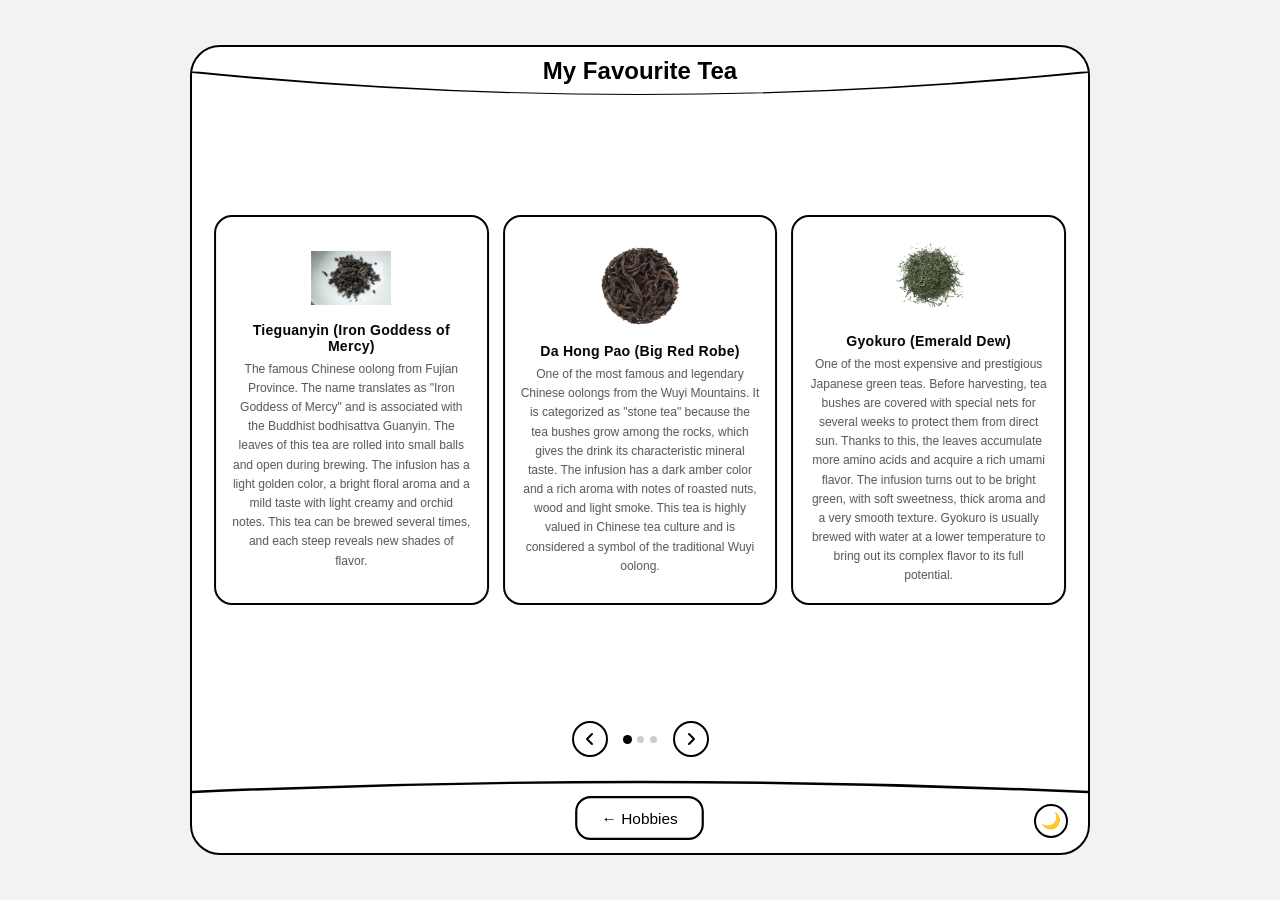
<file: Hobbies/fav-tea.html>
<!DOCTYPE html>
<html lang="en">
<head>
    <meta charset="UTF-8">
    <meta name="viewport" content="width=device-width, initial-scale=1.0">
    <title>My Favourite Tea</title>
    <link rel="stylesheet" href="../css/style.css">
    <script>if(localStorage.getItem("theme")==="dark")document.documentElement.classList.add("dark");</script>
    <!-- Мгновенное применение тёмной темы до отрисовки страницы -->
    <style>
        /* ОБЁРТКА СЛАЙДЕРА */
        .hobbies-slider-wrap {
            width: 100%;
            height: 100%;
            display: flex;              /* Вертикальное расположение слайдера и навигации */
            flex-direction: column;
            align-items: center;
            gap: 16px;
        }

        /* КОНТЕЙНЕР СЛАЙДЕРА (маска */
        .hobbies-slider {
            width: 100%;
            flex: 1;
            overflow: hidden;
            padding: 0 2px;
            box-sizing: border-box;
        }

        /* движущаяся полоса с карточками */
        .hobbies-track {
            display: flex;              /* Карточки расположены в ряд */
            align-items: center;
            gap: 14px;                  /* Отступ между карточками */
            height: 100%;
            transition: transform 0.4s cubic-bezier(.4,0,.2,1);
            will-change: transform;
        }

        /* КАРТОЧКА ХОББИ */
        .hobby-card {
            flex: 0 0 calc((100% - 28px) / 3); /* Ширина = 1/3 трека минус 2 отступа */
            height: 100%;
            max-height: 390px;
            display: flex;
            flex-direction: column;
            justify-content: center;
            align-items: center;
            text-align: center;
            gap: 10px;
            border: 2px solid #000;
            border-radius: 18px;
            padding: 20px 16px;
            transition: background 0.2s, color 0.2s, border-color 0.3s, transform 0.18s;
        }

        /* Карточка при наведении: инвертированные цвета и лёгкий подъём */
        .hobby-card:hover {
            background: #000;
            color: #fff;
            transform: translateY(-3px);
        }

        /* ИКОНКА ХОББИ */
        .hobby-icon {
            font-size: 1.8rem;
            text-align: center;
            width: 100%;
        }

        /* ТЕКСТОВЫЙ БЛОК КАРТОЧКИ */
        .hobby-text h3 {
            font-size: 14px;
            font-weight: 700;
            margin-bottom: 6px;
            letter-spacing: 0.02em;
        }

        .hobby-text p {
            font-size: 12px;
            line-height: 1.6;
            color: #555;
        }

        /* Описание становится белым при наведении на карточку */
        .hobby-card:hover .hobby-text p {
            color: rgba(255,255,255,0.75);
        }

        /* НАВИГАЦИЯ СЛАЙДЕРА (стрелки + точки) */
        .hobbies-nav {
            display: flex;
            align-items: center;
            justify-content: center;
            gap: 16px;
            width: 100%;
        }

        /* КНОПКИ-СТРЕЛКИ */
        .hobbies-arrow {
            width: 36px;
            height: 36px;
            border: 2px solid #000;
            border-radius: 50%;
            background: transparent;
            font-size: 16px;
            cursor: pointer;
            display: flex;
            align-items: center;
            justify-content: center;
            transition: background 0.2s, color 0.2s;
            flex-shrink: 0;                  }

        .hobbies-arrow:hover {
            background: #000;
            color: #fff;
        }

        /* Заблокированная стрелка (когда нельзя листать дальше) */
        .hobbies-arrow:disabled {
            opacity: 0.25;
            cursor: default;
            pointer-events: none;
        }

        /* ТОЧКИ-ИНДИКАТОРЫ ТЕКУЩЕГО СЛАЙДА */
        .hobbies-dots {
            display: flex;
            gap: 6px;
        }

        .hobbies-dot {
            width: 7px;
            height: 7px;
            border-radius: 50%;
            background: rgba(0,0,0,0.2);
            transition: background 0.2s, transform 0.2s;
            cursor: pointer;
        }

        /* Активная точка выделена цветом и немного увеличена */
        .hobbies-dot.active {
            background: #000;
            transform: scale(1.3);
        }

        /* КНОПКА "ПОДРОБНЕЕ" НА КАРТОЧКЕ */
        .hobby-btn {
            display: inline-block;
            margin-top: 8px;
            padding: 7px 16px;
            border: 2px solid #000;
            border-radius: 50px;
            background: transparent;
            font-size: 11px;
            font-weight: 600;
            cursor: pointer;
            text-decoration: none;
            color: inherit;
            transition: background 0.2s, color 0.2s;
            letter-spacing: 0.02em;
        }

        /* При наведении на карточку граница кнопки становится белой */
        .hobby-card:hover .hobby-btn {
            border-color: #fff;
        }

        /* При наведении на саму кнопку заполняется белым */
        .hobby-card:hover .hobby-btn:hover {
            background: #fff;
            color: #000;
        }

        /* ТЁМНАЯ ТЕМА */

        /* Кнопка в тёмной теме — белая */
        html.dark .hobby-btn {
            border-color: white;
            color: white;
        }

        html.dark .hobby-card:hover .hobby-btn {
            border-color: #000;
            color: #000;
        }

        html.dark .hobby-card:hover .hobby-btn:hover {
            background: #000;
            color: #fff;
        }

        /* Карточки в тёмной теме белая граница, белый текст */
        html.dark .hobby-card {
            border-color: white;
            color: white;
        }

        /* При наведении в тёмной теме белый фон, чёрный текст */
        html.dark .hobby-card:hover {
            background: white;
            color: black;
        }

        html.dark .hobby-card:hover .hobby-text p {
            color: rgba(0,0,0,0.7);
        }

        html.dark .hobby-text p {
            color: rgba(255,255,255,0.6);
        }

        /* Стрелки в тёмной теме */
        html.dark .hobbies-arrow {
            border-color: white;
            color: white;
        }

        html.dark .hobbies-arrow:hover {
            background: white;
            color: black;
        }

        /* Точки в тёмной теме */
        html.dark .hobbies-dot {
            background: rgba(255,255,255,0.25);
        }

        html.dark .hobbies-dot.active {
            background: white;
        }
    </style>
</head>
<body>

<div class="app">
    <div class="top-curve"></div>
    <div class="header">My Favourite Tea</div>
    <div class="content" style="align-items: center; padding: 20px 20px 16px 20px; height: 100%;">
        <!-- Основная область контента; инлайн-стили задают отступы и высоту для слайдера -->
        <div class="hobbies-slider-wrap" style="height: 100%;">
            <div class="hobbies-slider" id="hobbies-slider">
                <!-- Маска слайдера — скрывает карточки снаружи -->
                <div class="hobbies-track" id="hobbies-track">
                    <!-- Движущийся трек с карточками; сдвигается через transform: translateX -->

                    <!-- КАРТОЧКИ ХОББИ -->

                    <div class="hobby-card">
                        <div class="hobby-icon">
                            <img src="../image/Tieguanyin.jpg" alt="Tieguanyin (Iron Goddess of Mercy)" width="80">
                        </div>
                        <div class="hobby-text">
                            <h3>Tieguanyin
                                (Iron Goddess of Mercy)</h3>
                            <p>The famous Chinese oolong from Fujian Province. The name translates as "Iron Goddess of Mercy" and is associated with the Buddhist bodhisattva Guanyin. The leaves of this tea are rolled into small balls and open during brewing. The infusion has a light golden color, a bright floral aroma and a mild taste with light creamy and orchid notes. This tea can be brewed several times, and each steep reveals new shades of flavor.</p>
                        </div>

                      </div>

                      <div class="hobby-card">
                          <div class="hobby-icon">
                              <img src="../image/Da Hong Pao.jpg" alt="Da Hong Pao (Big Red Robe)" width="80">
                          </div>
                          <div class="hobby-text">
                              <h3>Da Hong Pao (Big Red Robe)</h3>
                              <p>One of the most famous and legendary Chinese oolongs from the Wuyi Mountains. It is categorized as "stone tea" because the tea bushes grow among the rocks, which gives the drink its characteristic mineral taste. The infusion has a dark amber color and a rich aroma with notes of roasted nuts, wood and light smoke. This tea is highly valued in Chinese tea culture and is considered a symbol of the traditional Wuyi oolong.</p>
                          </div>
                      </div>

                      <div class="hobby-card">
                          <div class="hobby-icon">
                              <img src="../image/Gyokuro.jpg" alt="Gyokuro (Emerald Dew)" width="80">
                          </div>
                          <div class="hobby-text">
                              <h3>Gyokuro (Emerald Dew)</h3>
                              <p>One of the most expensive and prestigious Japanese green teas. Before harvesting, tea bushes are covered with special nets for several weeks to protect them from direct sun. Thanks to this, the leaves accumulate more amino acids and acquire a rich umami flavor. The infusion turns out to be bright green, with soft sweetness, thick aroma and a very smooth texture. Gyokuro is usually brewed with water at a lower temperature to bring out its complex flavor to its full potential.</p>
                          </div>
                      </div>


                  </div>
              </div>

              <!-- НИЖНЯЯ НАВИГАЦИЯ СЛАЙДЕРА -->
            <div class="hobbies-nav">
                             <button class="hobbies-arrow" id="prev-btn">
                    <svg width="16" height="16" viewBox="0 0 16 16" fill="none" xmlns="http://www.w3.org/2000/svg">
                        <path d="M10 3 L5 8 L10 13" stroke="currentColor" stroke-width="2" stroke-linecap="round" stroke-linejoin="round">
                            <!-- SMIL-анимация: стрелка "скачет" при нажатии -->
                            <animate attributeName="d"
                                values="M10 3 L5 8 L10 13; M8 3 L3 8 L8 13; M10 3 L5 8 L10 13"
                                dur="0.4s" begin="indefinite" id="prev-anim"
                                calcMode="spline"
                                keySplines="0.4 0 0.2 1; 0.4 0 0.2 1"
                                fill="freeze"/>
                        </path>
                    </svg>
                </button>

                <div class="hobbies-dots" id="hobbies-dots"></div>
                <!-- Контейнер для точек-индикаторов; заполняется через JavaScript -->

                <!-- Кнопка "вперёд" с SVG-стрелкой -->
                <button class="hobbies-arrow" id="next-btn">
                    <svg width="16" height="16" viewBox="0 0 16 16" fill="none" xmlns="http://www.w3.org/2000/svg">
                        <path d="M6 3 L11 8 L6 13" stroke="currentColor" stroke-width="2" stroke-linecap="round" stroke-linejoin="round">
                            <!-- SMIL-анимация стрелки "вперёд" -->
                            <animate attributeName="d"
                                values="M6 3 L11 8 L6 13; M8 3 L13 8 L8 13; M6 3 L11 8 L6 13"
                                dur="0.4s" begin="indefinite" id="next-anim"
                                calcMode="spline"
                                keySplines="0.4 0 0.2 1; 0.4 0 0.2 1"
                                fill="freeze"/>
                        </path>
                    </svg>
                </button>
            </div>

        </div>
    </div>

    <div class="nav">
        <div class="nav-center">
            <a class="nav-btn main" href="../hobbies.html">← Hobbies</a>
        </div>
        <div class="nav-right">
            <button class="icon-btn theme">🌙</button>
        </div>
    </div>
</div>

<script>
    // ИНИЦИАЛИЗАЦИЯ ЭЛЕМЕНТОВ СЛАЙДЕРА
    const slider = document.getElementById('hobbies-slider');   // Маска слайдера
    const track = document.getElementById('hobbies-track');     // Движущийся трек
    const prevBtn = document.getElementById('prev-btn');        // Кнопка "назад"
    const nextBtn = document.getElementById('next-btn');        // Кнопка "вперёд"
    const dotsWrap = document.getElementById('hobbies-dots');   // Контейнер точек

    // Получаем оригинальные карточки и запоминаем их количество
    const originalCards = Array.from(track.querySelectorAll('.hobby-card'));
    const total = originalCards.length; // 8 карточек
    const visible = 3; // Количество видимых карточек одновременно

    // БЕСКОНЕЧНЫЙ СЛАЙДЕР: клонирование крайних карточек =====
    // Клонируем последние 3 карточки и вставляем в начало трека
    originalCards.slice(-visible).reverse().forEach(c => track.insertBefore(c.cloneNode(true), track.firstChild));
    // Клонируем первые 3 карточки и добавляем в конец трека
    originalCards.slice(0, visible).forEach(c => track.appendChild(c.cloneNode(true)));

    // Теперь в треке: [клоны конца] + [оригиналы] + [клоны начала]
    const allCards = Array.from(track.querySelectorAll('.hobby-card'));

    // СОЗДАНИЕ ТОЧЕК-ИНДИКАТОРОВ
    for (let i = 0; i < total; i++) {
        const dot = document.createElement('div');
        dot.className = 'hobbies-dot';
        dot.addEventListener('click', () => goTo(i)); // Клик по точке переход к нужному слайду
        dotsWrap.appendChild(dot);
    }

    // realIndex индекс в расширенном треке (с клонами)
    // logicalIndex видимый индекс (0..total-1)
    let realIndex = visible;  // Начинаем с первой оригинальной карточки
    let logicalIndex = 0;
    let isAnimating = false;  // Флаг: идёт ли анимация (блокирует двойные клики)

    // Вычисляем ширину одного шага (ширина карточки + gap)
    function getStep() {
        if (allCards.length < 2) return allCards[0].offsetWidth + 14;
        const r0 = allCards[0].getBoundingClientRect();
        const r1 = allCards[1].getBoundingClientRect();
        return r1.left - r0.left; // Расстояние между левыми краями соседних карточек
    }

    // Обновляем активную точку под текущий logicalIndex
    function updateDots() {
        dotsWrap.querySelectorAll('.hobbies-dot').forEach((d, i) => {
            d.classList.toggle('active', i === logicalIndex);
        });
    }

    // Перемещаем трек к нужному realIndex
    function jumpTo(ri, animate) {
        // Включаем/отключаем CSS-переход для плавной или мгновенной смены
        track.style.transition = animate ? 'transform 0.5s cubic-bezier(0.25, 0.46, 0.45, 0.94)' : 'none';
        track.style.transform = `translateX(-${ri * getStep()}px)`;
    }

    // После завершения анимации: если попали на клон мгновенно прыгаем на оригинал
    track.addEventListener('transitionend', () => {
        if (realIndex <= visible - 1) {
            // Перешли на клон начала прыгаем к концу оригиналов
            realIndex += total;
            jumpTo(realIndex, false);
        } else if (realIndex >= visible + total) {
            // Перешли на клон конца прыгаем к началу оригиналов
            realIndex -= total;
            jumpTo(realIndex, false);
        }
        isAnimating = false; // Анимация завершена разблокируем клики
    });

    // Переход к конкретному логическому слайду
    function goTo(logical, animate = true) {
        if (isAnimating) return;
        isAnimating = true;
        logicalIndex = ((logical % total) + total) % total;
        realIndex = logicalIndex + visible;
        updateDots();
        jumpTo(realIndex, animate);
    }

    // ОБРАБОТЧИКИ КНОПОК НАВИГАЦИИ

    // Кнопка "назад"
    prevBtn.addEventListener('click', () => {
        if (isAnimating) return;
        // Запускаем SMIL-анимацию стрелки
        const anim = document.getElementById('prev-anim');
        if (anim) anim.beginElement();
        isAnimating = true;
        realIndex--;  
        logicalIndex = ((realIndex - visible) % total + total) % total;
        updateDots();
        jumpTo(realIndex, true);
    });

    // Кнопка "вперёд"
    nextBtn.addEventListener('click', () => {
        if (isAnimating) return;
        const anim = document.getElementById('next-anim');
        if (anim) anim.beginElement();
        isAnimating = true;
        realIndex++; 
        logicalIndex = ((realIndex - visible) % total + total) % total;
        updateDots();
        jumpTo(realIndex, true);
    });

    // ПОДДЕРЖКА СВАЙПОВ НА МОБИЛЬНЫХ
    let startX = 0;
    track.addEventListener('touchstart', e => { startX = e.touches[0].clientX; });
    track.addEventListener('touchend', e => {
        const diff = startX - e.changedTouches[0].clientX;
        if (diff > 40) nextBtn.click();       
        else if (diff < -40) prevBtn.click(); 
    });

    // При изменении размера окна пересчитываем позицию без анимации
    window.addEventListener('resize', () => jumpTo(realIndex, false));

    // ИНИЦИАЛИЗАЦИЯ: ждём два кадра для корректного расчёта размеров
    requestAnimationFrame(() => {
        requestAnimationFrame(() => {
            jumpTo(realIndex, false); // Устанавливаем начальную позицию
            updateDots();             // Подсвечиваем первую точку
            isAnimating = false;
        });
    });
</script>
<script src="../theme.js"></script>
</body>
</html>
</file>
<file: css/style.css>
/* Применяется ко всем элементам: включает border в расчёт размеров, убирает отступы */
* {
    box-sizing: border-box;
    margin: 0;
    padding: 0;
    font-family: Arial, sans-serif; /* Базовый шрифт для всего сайта */
}

/* Тело страницы центрирует приложение по горизонтали и вертикали */
body {
    height: 100vh; /* Высота на весь экран */
    display: flex;
    justify-content: center;
    align-items: center;
    background: #f2f2f2; /* Светло-серый фон */
    transition: background 0.3s; /* Плавная смена фона при переключении темы */
}

/* APP CONTAINER */
/* Главный контейнер приложения белая карточка по центру страницы */
.app {
    width: 90%;
    max-width: 900px; /* Максимальная ширина */
    height: 90%;
    background: white;
    border-radius: 30px; /* Скруглённые углы */
    border: 2px solid #000;
    display: flex;
    flex-direction: column; /* Дочерние элементы идут сверху вниз */
    overflow: hidden; /* Обрезаем всё, что выходит за пределы */
    position: relative;
    transition: background 0.3s, border-color 0.3s; /* Плавная смена при смене темы */
    min-height: 0; /* Нужно для корректной работы flex-дочерних элементов */
}

/* Декоративная дуга в верхней части приложения (SVG через background) */
.top-curve {
    position: absolute;
    top: 10px;
    left: 0;
    right: 0;
    height: 60px;
    pointer-events: none; /* Не мешает кликам */
    background: url("data:image/svg+xml;utf8,<svg xmlns='http://www.w3.org/2000/svg' viewBox='0 -70 100 120' preserveAspectRatio='none'><path d='M0 -40 Q50 50 100 -40' fill='none' stroke='black' stroke-width='2' stroke-linecap='round'/></svg>") no-repeat center;
    background-size: 100% 100%;
}

/* HEADER */
/* Шапка приложения с названием/заголовком */
.header {
    position: relative;
    height: 48px;
    min-height: 45px;
    display: flex;
    align-items: center;
    justify-content: center;
    font-size: 24px;
    font-weight: bold;
    transition: color 0.3s;
    z-index: 2; /* Поверх декоративной дуги */
    flex-shrink: 0; /* Не сжимается при нехватке места */
}

/* CONTENT общий контейнер */
/* Основная область с контентом страницы занимает всё оставшееся место */
.content {
    flex: 1 1 0; /* Занимает всё свободное пространство */
    display: flex;
    justify-content: center;
    align-items: flex-start;
    padding: 20px 40px 20px;
    text-align: center;
    overflow-y: auto; /* Прокрутка по вертикали, если контент не влезает */
    animation: fadeIn 0.3s ease; /* Плавное появление при смене страницы */
    min-height: 0;
    overflow-anchor: none; /* Отключаем автоскролл при добавлении контента */
}

/* Анимация плавного появления контента (снизу вверх с нарастанием прозрачности) */
@keyframes fadeIn {
    from { opacity: 0; transform: translateY(8px); }
    to   { opacity: 1; transform: translateY(0); }
}

/* Ограничение ширины параграфов в контент-зоне */
.content p {
    max-width: 500px;
    line-height: 1.6;
}

/* HOME */
/* Подключение шрифтов Google Fonts для главной страницы */
@import url('https://fonts.googleapis.com/css2?family=Cinzel:wght@400;600&family=Raleway:wght@300;400;500&display=swap');

/* Внутренний контейнер главной страницы */
.home-inner {
    display: flex;
    flex-direction: column;
    align-items: center;
    gap: 0;
    padding: 10px 20px 20px;
    max-width: 540px;
    width: 100%;
    font-family: 'Raleway', Arial, sans-serif; /* Элегантный шрифт для домашней страницы */
}

/* Круглый аватар на главной странице */
.home-avatar {
    width: 110px;
    height: 110px;
    border-radius: 50%; /* Делает блок круглым */
    border: 2px solid rgba(0,0,0,0.35);
    display: flex;
    align-items: center;
    justify-content: center;
    font-size: 36px;
    transition: border-color 0.3s, box-shadow 0.3s;
    margin-bottom: 18px;
    box-shadow: 0 4px 20px rgba(0,0,0,0.10); /* Лёгкая тень */
    background: #faf8f4; /* Тёплый белый фон */
    overflow: hidden;
    position: relative;
}

/* Псевдоэлемент вращающийся градиентный ореол вокруг аватара */
.home-avatar::after {
    content: '';
    position: absolute;
    inset: -3px; /* Выступает за пределы аватара на 3px */
    border-radius: 50%;
    background: conic-gradient(from 0deg, transparent 0%, rgba(0,0,0,0.12) 35%, transparent 65%, rgba(0,0,0,0.06) 85%, transparent 100%);
    animation: homeAvatarSpin 10s linear infinite; /* Бесконечное вращение */
    z-index: 0;
}

/* Изображение внутри аватара */
.home-avatar img {
    width: 72%;
    height: 72%;
    object-fit: contain;
    position: relative;
    z-index: 1; /* Поверх вращающегося ореола */
}

/* Анимация вращения ореола аватара */
@keyframes homeAvatarSpin { to { transform: rotate(360deg); } }

/* Заголовок имени/названия на главной странице */
.home-inner h2 {
    font-family: 'Cinzel', Georgia, serif; /* Декоративный шрифт */
    font-size: 1.45rem;
    font-weight: 600;
    letter-spacing: 0.07em; /* Широкий межбуквенный интервал */
    margin: 0 0 6px;
    text-align: center;
    color: #111;
}

/* Тонкий декоративный разделитель под заголовком */
.home-divider {
    width: 48px;
    height: 1px;
    background: linear-gradient(90deg, transparent, rgba(0,0,0,0.4), transparent); /* Плавное появление/исчезновение */
    border: none;
    margin: 8px 0 16px;
}

/* Вступительный текст на главной странице */
.home-intro {
    font-family: 'Raleway', Arial, sans-serif;
    font-size: 0.93rem;
    font-weight: 300; /* Лёгкое начертание */
    line-height: 1.8;
    text-align: center;
    color: #444;
    margin: 0 0 20px;
    max-width: 440px;
}

/* Список пунктов на главной странице */
.home-list {
    list-style: none;
    display: flex;
    flex-direction: column;
    gap: 7px;
    width: 100%;
    max-width: 360px;
    margin-bottom: 18px;
}

/* Каждый пункт списка с левой полосой-акцентом */
.home-list li {
    font-family: 'Raleway', Arial, sans-serif;
    font-size: 0.88rem;
    font-weight: 400;
    color: #444;
    padding: 6px 14px;
    border-left: 2px solid rgba(0,0,0,0.18); /* Вертикальная полоса слева */
    letter-spacing: 0.02em;
    line-height: 1.5;
    transition: border-color 0.2s, padding-left 0.2s;
}

/* Эффект при наведении полоса темнее и пункт сдвигается вправо */
.home-list li:hover {
    border-left-color: rgba(0,0,0,0.55);
    padding-left: 20px;
}

/* Завершающий текст внизу главной страницы */
.home-closing {
    font-family: 'Raleway', Arial, sans-serif;
    font-size: 0.82rem;
    font-weight: 300;
    letter-spacing: 0.04em;
    color: #888; /* Серый, ненавязчивый */
    text-align: center;
    font-style: italic;
}

/* dark mode home additions */
/* Тёмная тема: стили аватара на главной странице */
html.dark .home-avatar {
    border-color: rgba(255,255,255,0.35);
    background: #1a1a1a;
    box-shadow: 0 4px 20px rgba(255,255,255,0.05);
}

/* Тёмная тема: вращающийся ореол аватара (светлый вариант) */
html.dark .home-avatar::after {
    background: conic-gradient(from 0deg, transparent 0%, rgba(255,255,255,0.12) 35%, transparent 65%, rgba(255,255,255,0.06) 85%, transparent 100%);
}

/* Тёмная тема: заголовок на главной странице белый */
html.dark .home-inner h2 {
    color: #fff;
}

/* Тёмная тема: разделитель светлый градиент */
html.dark .home-divider {
    background: linear-gradient(90deg, transparent, rgba(255,255,255,0.35), transparent);
}

/* Тёмная тема: вступительный текст полупрозрачный белый */
html.dark .home-intro {
    color: rgba(255,255,255,0.7);
}

/* Тёмная тема: пункты списка */
html.dark .home-list li {
    color: rgba(255,255,255,0.7);
    border-left-color: rgba(255,255,255,0.2);
}

/* Тёмная тема: наведение на пункт списка */
html.dark .home-list li:hover {
    border-left-color: rgba(255,255,255,0.6);
}

/* Тёмная тема: завершающий текст */
html.dark .home-closing {
    color: rgba(255,255,255,0.4);
}

/* ABOUT */
/* Внутренний контейнер страницы "Обо мне" */
.about-inner {
    display: flex;
    flex-direction: column;
    align-items: center;
    gap: 14px;
    max-width: 560px;
    width: 100%;
    padding: 16px 4px 30px;
}

/* Заголовок страницы "Обо мне" */
.about-inner h2 {
    font-size: 20px;
    font-weight: bold;
    text-align: center;
    margin-bottom: 6px;
}

/* Параграфы текста на странице "Обо мне" */
.about-inner p {
    line-height: 1.65;
    font-size: 14px;
    color: #444;
}

/* Контейнер для тегов-навыков/интересов */
.about-tags {
    display: flex;
    flex-wrap: wrap; /* Переносит теги на следующую строку при нехватке места */
    gap: 8px;
    justify-content: center;
}

/* Отдельный тег (навык/интерес) */
.about-tag {
    padding: 5px 14px;
    border: 2px solid #000;
    border-radius: 20px; /* Таблетка */
    font-size: 13px;
    font-weight: 500;
    transition: background 0.2s, color 0.2s, border-color 0.3s;
}

/* Тег при наведении инвертируется (белый текст на чёрном фоне) */
.about-tag:hover {
    background: #000;
    color: #fff;
}

/* Кнопка перехода к хобби со страницы "Обо мне" */
.about-hobbies-btn {
    display: inline-block;
    margin-top: 24px;
    padding: 13px 44px;
    border: 2px solid #000;
    border-radius: 20px;
    font-size: 15px;
    font-weight: 600;
    text-decoration: none;
    color: #000;
    letter-spacing: 0.04em;
    transition: background 0.2s, color 0.2s;
}

/* Кнопка при наведении инвертируется */
.about-hobbies-btn:hover {
    background: #000;
    color: #fff;
}

/* Тёмная тема: кнопка хобби */
html.dark .about-hobbies-btn {
    border-color: white;
    color: white;
}

/* Тёмная тема: кнопка хобби при наведении */
html.dark .about-hobbies-btn:hover {
    background: white;
    color: black;
}


/* PORTFOLIO */
/* Внутренний контейнер страницы портфолио */
.portfolio-inner {
    display: flex;
    flex-direction: column;
    gap: 14px;
    width: 100%;
    max-width: 680px;
    overflow-y: auto;
    text-align: left;
}

/* Заголовок страницы портфолио */
.portfolio-inner h2 {
    font-size: 20px;
    font-weight: bold;
    text-align: center;
    margin-bottom: 4px;
}

/* Сетка карточек портфолио два столбца */
.portfolio-grid {
    display: grid;
    grid-template-columns: 1fr 1fr;
    gap: 12px;
}

/* Карточка проекта в портфолио */
.portfolio-card {
    border: 2px solid #000;
    border-radius: 16px;
    padding: 18px;
    display: flex;
    flex-direction: column;
    gap: 6px;
    cursor: pointer;
    transition: background 0.2s, color 0.2s, border-color 0.3s;
}

/* Карточка при наведении инвертируется */
.portfolio-card:hover {
    background: #000;
    color: #fff;
}

/* Иконка/эмодзи карточки портфолио */
.portfolio-card-icon {
    font-size: 26px;
}

/* Название проекта в карточке */
.portfolio-card h3 {
    font-size: 15px;
    font-weight: bold;
}

/* Описание проекта в карточке */
.portfolio-card p {
    font-size: 12px;
    line-height: 1.5;
    opacity: 0.7;
}

/* Тег технологии/категории в карточке */
.portfolio-card .tag {
    font-size: 11px;
    font-weight: bold;
    opacity: 0.5;
    text-transform: uppercase; /* Заглавные буквы */
    letter-spacing: 0.04em;
    margin-top: 4px;
}

/* SKILLS */
/* Внутренний контейнер страницы навыков */
.skills-inner {
    display: flex;
    flex-direction: column;
    gap: 0;
    width: 100%;
    max-width: 580px;
    text-align: left;
    padding: 0 0 16px;
}

/* Заголовок страницы навыков */
.skills-inner h2 {
    font-size: 20px;
    font-weight: bold;
    text-align: center;
    margin-bottom: 20px;
}

/* Группа навыков (например: "Языки программирования", "Инструменты") */
.skill-group {
    display: flex;
    flex-direction: column;
    gap: 0;
    border-top: 1px solid rgba(0,0,0,0.08); /* Разделитель сверху */
    padding: 14px 0;
}

/* Последняя группа также имеет разделитель снизу */
.skill-group:last-child {
    border-bottom: 1px solid rgba(0,0,0,0.08);
}

/* Заголовок группы навыков (мелкий, заглавный) */
.skills-group-title {
    font-size: 10px;
    font-weight: 700;
    text-transform: uppercase;
    letter-spacing: 0.1em;
    opacity: 0.4;
    margin-bottom: 10px;
}

/* Строка с одним навыком (название + полоска + процент) */
.skill-row {
    display: flex;
    align-items: center;
    gap: 12px;
}

/* Название навыка фиксированная ширина для выравнивания */
.skill-name {
    width: 110px;
    font-size: 13px;
    font-weight: 500;
    flex-shrink: 0; /* Не сжимается */
}

/* Обёртка полосы прогресса навыка */
.skill-bar-wrap {
    flex: 1; /* Занимает всё доступное пространство */
    height: 10px;
    border: 2px solid #000;
    border-radius: 10px;
    overflow: hidden;
    transition: border-color 0.3s;
}

/* Заполненная часть полосы прогресса навыка */
.skill-bar-fill {
    height: 100%;
    background: #000;
    border-radius: 10px;
    width: 0; /* Начальное значение анимируется через JS */
    transition: width 0.9s cubic-bezier(.4,0,.2,1), background 0.3s; /* Плавное заполнение */
}

/* Процент навыка справа от полоски */
.skill-pct {
    width: 36px;
    font-size: 12px;
    text-align: right;
    flex-shrink: 0;
    opacity: 0.5;
}

/* CONTACT */
/* Внутренний контейнер страницы контактов */
.contact-inner {
    display: flex;
    flex-direction: column;
    align-items: center;
    gap: 18px;
    width: 100%;
    max-width: 300px;
    margin: auto; /* Центрирование по горизонтали и вертикали */
    border: 2px solid #000;
    border-radius: 20px;
    padding: 36px 28px;
}

/* Заголовок страницы контактов */
.contact-inner h2 {
    font-size: 20px;
    font-weight: bold;
}

/* Форма обратной связи */
.contact-form {
    display: flex;
    flex-direction: column;
    gap: 10px;
    width: 100%;
}

/* Поля ввода и текстовая область формы */
.contact-form input,
.contact-form textarea {
    border: 2px solid #000;
    border-radius: 12px;
    padding: 10px 14px;
    font-family: Arial, sans-serif;
    font-size: 14px;
    outline: none; /* Убираем стандартный outline браузера */
    background: transparent;
    color: inherit; /* Наследует цвет от родителя (поддержка тёмной темы) */
    resize: none; /* Запрещаем ручное изменение размера */
    transition: background 0.2s, border-color 0.3s, color 0.3s;
}

/* Поля при фокусе лёгкий серый фон */
.contact-form input:focus,
.contact-form textarea:focus {
    background: rgba(0,0,0,0.05);
}

/* Текстовая область сообщения */
.contact-form textarea {
    height: 90px;
}

/* Кнопка отправки формы */
.contact-form button {
    border: 2px solid #000;
    border-radius: 12px;
    padding: 10px;
    font-family: Arial, sans-serif;
    font-size: 14px;
    font-weight: bold;
    cursor: pointer;
    background: #000; /* По умолчанию чёрная */
    color: #fff;
    transition: background 0.2s, color 0.2s, border-color 0.3s;
}

/* Кнопка при наведении инвертируется (прозрачный фон, чёрный текст) */
.contact-form button:hover {
    background: transparent;
    color: #000;
}

/* Контейнер для иконок социальных сетей */
.contact-links {
    display: flex;
    gap: 12px;
}

/* Ссылка на соцсеть круглая кнопка */
.contact-link {
    width: 38px;
    height: 38px;
    border: 2px solid #000;
    border-radius: 50%; /* Круглая */
    display: flex;
    align-items: center;
    justify-content: center;
    font-size: 16px;
    cursor: pointer;
    text-decoration: none;
    color: inherit;
    transition: background 0.2s, color 0.2s, border-color 0.3s;
}

/* Ссылка на соцсеть при наведении инвертируется */
.contact-link:hover {
    background: #000;
    color: #fff;
}

/* NAVIGATION */
/* Нижняя навигационная панель */
.nav {
    position: relative;
    display: flex;
    justify-content: center;
    align-items: center;
    padding: 25px 20px 15px;
    flex-shrink: 0; /* Не сжимается */
}

/* Центральная группа кнопок навигации */
.nav-center {
    display: flex;
    align-items: center;
}

/* Базовый стиль кнопки навигации */
.nav-btn {
    text-decoration: none;
    color: black;
    border: 2px solid #000;
    border-radius: 14px;
    font-size: 14px;
    display: inline-flex;
    align-items: center;
    justify-content: center;
    transition: all 0.2s ease;
    cursor: pointer;
}

/* Маленькая кнопка навигации (крайние) */
.nav-btn.small {
    padding: 6px 14px;
    margin: 0 -4px; /* Отрицательный отступ для перекрытия с соседними */
    transform: scale(0.9); /* Немного меньше */
}

/* Средняя кнопка навигации */
.nav-btn.medium {
    padding: 8px 18px;
    margin: 0 5px;
    transform: scale(1);
}

/* Главная (центральная) кнопка навигации */
.nav-btn.main {
    padding: 10px 22px;
    margin: 0 5px;
    transform: scale(1.1); /* Немного крупнее */
}

/* Активная кнопка навигации (текущая страница) чёрный фон */
.nav-btn.active {
    background: black;
    color: white;
}

/* Кнопка при наведении */
.nav-btn:hover {
    background: black;
    color: white;
}

/* Активная кнопка при наведении инвертируется обратно */
.nav-btn.active:hover {
    background: white;
    color: black;
}

/* Правая группа иконок-кнопок (тёмная тема и т.д.) */
.nav-right {
    position: absolute;
    right: 20px;
    top: 50%;
    transform: translateY(-50%); /* Центрирование по вертикали */
    margin-top: 8px;
    display: flex;
    gap: 10px;
}

/* Круглая иконка-кнопка (например, переключатель темы) */
.icon-btn {
    width: 34px;
    height: 34px;
    border: 2px solid #000;
    border-radius: 50%; /* Круглая */
    background: white;
    font-size: 16px;
    line-height: 1;
    padding: 0;
    display: flex;
    align-items: center;
    justify-content: center;
    cursor: pointer;
    transition: all 0.2s ease;
}

/* Иконка-кнопка при наведении инвертируется */
.icon-btn:hover {
    background: black;
    color: white;
}

/* Левая группа кнопок навигации (например, кнопка "Назад") */
.nav-left {
    position: absolute;
    left: 14px;
    display: flex;
    align-items: center;
}

/* Кнопка информации/справки */
.icon-btn.info {
    font-size: 20px;
    text-decoration: none;
    color: inherit;
}

/* Кнопка информации при наведении */
.icon-btn.info:hover {
    background: black;
    color: white;
}

/* Декоративная дуга над навигационной панелью (SVG через псевдоэлемент) */
.nav::before {
    content: "";
    position: absolute;
    top: 0;
    left: -4px;
    right: -4px;
    height: 24px;
    background: url("data:image/svg+xml;utf8,<svg xmlns='http://www.w3.org/2000/svg' viewBox='0 0 100 20' preserveAspectRatio='none'><path d='M0 16 Q50 -1 100 16' fill='none' stroke='black' stroke-width='2' stroke-linecap='round'/></svg>") no-repeat center;
    background-size: 100% 100%;
    pointer-events: none; /* Не мешает кликам */
}

/* DARK MODE */
/* Тёмная тема: фон всей страницы */
html.dark {
    background: #111;
}

/* Тёмная тема: главный контейнер приложения */
html.dark .app {
    background: #111;
    border-color: white;
}

/* Тёмная тема: все основные текстовые элементы белые */
html.dark .header,
html.dark .content p,
html.dark .home-inner p,
html.dark .about-inner p,
html.dark .home-inner h2,
html.dark .about-inner h2,
html.dark .portfolio-inner h2,
html.dark .skills-inner h2,
html.dark .contact-inner h2 {
    color: white;
}

/* Тёмная тема: рамка аватара */
html.dark .home-avatar {
    border-color: white;
}

/* Тёмная тема: теги на странице "Обо мне" */
html.dark .about-tag {
    border-color: white;
    color: white;
}

/* Тёмная тема: тег при наведении */
html.dark .about-tag:hover {
    background: white;
    color: black;
}

/* Тёмная тема: карточки портфолио */
html.dark .portfolio-card {
    border-color: white;
    color: white;
}

/* Тёмная тема: карточка при наведении */
html.dark .portfolio-card:hover {
    background: white;
    color: black;
}

/* Тёмная тема: рамка полосы прогресса навыка */
html.dark .skill-bar-wrap {
    border-color: white;
}

/* Тёмная тема: заполнение полосы прогресса */
html.dark .skill-bar-fill {
    background: white;
}

/* Тёмная тема: текст навыков */
html.dark .skill-name,
html.dark .skill-pct,
html.dark .skills-group-title {
    color: white;
}

/* Тёмная тема: контейнер контактов */
html.dark .contact-inner {
    border-color: white;
}

/* Тёмная тема: поля формы */
html.dark .contact-form input,
html.dark .contact-form textarea {
    border-color: white;
    color: white;
}

/* Тёмная тема: поля формы при фокусе */
html.dark .contact-form input:focus,
html.dark .contact-form textarea:focus {
    background: rgba(255,255,255,0.07);
}

/* Тёмная тема: плейсхолдеры полей формы */
html.dark .contact-form input::placeholder,
html.dark .contact-form textarea::placeholder {
    color: rgba(255,255,255,0.4);
}

/* Тёмная тема: кнопка отправки формы */
html.dark .contact-form button {
    border-color: white;
    background: white;
    color: black;
}

/* Тёмная тема: кнопка отправки при наведении */
html.dark .contact-form button:hover {
    background: transparent;
    color: white;
}

/* Тёмная тема: ссылки соцсетей */
html.dark .contact-link {
    border-color: white;
    color: white;
}

/* Тёмная тема: ссылки соцсетей при наведении */
html.dark .contact-link:hover {
    background: white;
    color: black;
}

/* Тёмная тема: кнопки навигации */
html.dark .nav-btn {
    border-color: white;
    color: white;
    background: transparent;
}

/* Тёмная тема: активная кнопка навигации */
html.dark .nav-btn.active {
    background: white;
    color: black;
}

/* Тёмная тема: неактивная кнопка при наведении */
html.dark .nav-btn:not(.active):hover {
    background: white;
    color: black;
}

/* Тёмная тема: активная кнопка при наведении инвертируется обратно */
html.dark .nav-btn.active:hover {
    background: transparent;
    color: white;
}

/* Тёмная тема: иконки-кнопки */
html.dark .icon-btn {
    border-color: white;
    color: white;
    background: transparent;
}

/* Тёмная тема: иконки-кнопки при наведении */
html.dark .icon-btn:hover {
    background: white;
    color: black;
}

/* Тёмная тема: декоративная дуга вверху (белая версия SVG) */
html.dark .top-curve {
    background: url("data:image/svg+xml;utf8,<svg xmlns='http://www.w3.org/2000/svg' viewBox='0 -70 100 120' preserveAspectRatio='none'><path d='M0 -40 Q50 50 100 -40' fill='none' stroke='white' stroke-width='2' stroke-linecap='round'/></svg>") no-repeat center;
    background-size: 100% 100%;
}

/* Тёмная тема: декоративная дуга над навигацией (белая версия SVG) */
html.dark .nav::before {
    background: url("data:image/svg+xml;utf8,<svg xmlns='http://www.w3.org/2000/svg' viewBox='0 0 100 20' preserveAspectRatio='none'><path d='M0 16 Q50 -1 100 16' fill='none' stroke='white' stroke-width='2' stroke-linecap='round'/></svg>") no-repeat center;
    background-size: 100% 100%;
}

/* HOBBIES */
/* Внутренний контейнер страницы хобби */
.hobbies-inner {
    display: flex;
    flex-direction: column;
    gap: 12px;
    width: 100%;
    max-width: 620px;
    overflow-y: auto;
    padding: 0 4px 10px;
}

/* Карточка отдельного хобби */
.hobby-card {
    display: flex;
    align-items: flex-start;
    gap: 16px;
    border: 1.5px solid rgba(0,0,0,0.12);
    border-radius: 16px;
    padding: 14px 18px;
    transition: border-color 0.2s, background 0.2s, transform 0.18s;
}

/* Карточка хобби при наведении сдвигается вправо */
.hobby-card:hover {
    border-color: rgba(0,0,0,0.35);
    background: rgba(0,0,0,0.02);
    transform: translateX(4px);
}

/* Иконка хобби */
.hobby-icon {
    font-size: 1.6rem;
    flex-shrink: 0; /* Не сжимается */
    margin-top: 2px;
}

/* Заголовок хобби */
.hobby-text h3 {
    font-size: 14px;
    font-weight: 700;
    margin-bottom: 4px;
    letter-spacing: 0.02em;
}

/* Описание хобби */
.hobby-text p {
    font-size: 12.5px;
    line-height: 1.6;
    color: #555;
    max-width: 100%;
}

/* Тёмная тема: карточка хобби */
html.dark .hobby-card {
    border-color: rgba(255,255,255,0.1);
}

/* Тёмная тема: карточка хобби при наведении */
html.dark .hobby-card:hover {
    border-color: rgba(255,255,255,0.3);
    background: rgba(255,255,255,0.04);
}

/* Тёмная тема: заголовок хобби */
html.dark .hobby-text h3 {
    color: white;
}

/* Тёмная тема: описание хобби */
html.dark .hobby-text p {
    color: rgba(255,255,255,0.6);
}

/* Блок с подписью и текстом (используется на странице "Обо мне") */
.about-block {
    width: 100%;
    max-width: 480px;
    text-align: left;
    border-left: 2px solid rgba(0,0,0,0.15); /* Вертикальная полоса-акцент */
    padding-left: 16px;
    display: flex;
    flex-direction: column;
    gap: 4px;
}

/* Маленькая подпись-метка над блоком (например: "ОБРАЗОВАНИЕ") */
.about-block-label {
    font-size: 10px;
    font-weight: 700;
    letter-spacing: 0.12em;
    text-transform: uppercase;
    opacity: 0.4;
}

/* Текст внутри информационного блока */
.about-block p {
    font-size: 13.5px;
    line-height: 1.7;
    color: #444;
    max-width: 100%;
}

/* Тёмная тема: вертикальная полоса блока */
html.dark .about-block {
    border-left-color: rgba(255,255,255,0.2);
}

/* Тёмная тема: текст блока */
html.dark .about-block p {
    color: rgba(255,255,255,0.7);
}

/* Тёмная тема: метка-подпись блока */
html.dark .about-block-label {
    color: white;
}

/* about-p paragraphs */
/* Параграф с вертикальной полосой слева (альтернатива about-block) */
.about-p {
    font-size: 13.5px;
    line-height: 1.85;
    color: #444;
    max-width: 480px;
    width: 100%;
    text-align: left;
    position: relative;
    padding-left: 14px;
    border-left: 2px solid rgba(0,0,0,0.12);
}

/* Модификатор: завершающий параграф курсив и более заметная полоса */
.about-p--closing {
    border-left-color: rgba(0,0,0,0.25);
    font-style: italic;
}

/* Тёмная тема: параграф */
html.dark .about-p {
    color: rgba(255,255,255,0.7);
    border-left-color: rgba(255,255,255,0.15);
}

/* Тёмная тема: завершающий параграф */
html.dark .about-p--closing {
    border-left-color: rgba(255,255,255,0.3);
}

/* SCROLLBAR */
/* Ширина полосы прокрутки контентной зоны */
.content::-webkit-scrollbar {
    width: 4px;
}

/* Фон трека полосы прокрутки прозрачный */
.content::-webkit-scrollbar-track {
    background: transparent;
}

/* Ползунок полосы прокрутки */
.content::-webkit-scrollbar-thumb {
    background: rgba(0,0,0,0.18);
    border-radius: 10px;
}

/* Ползунок при наведении темнее */
.content::-webkit-scrollbar-thumb:hover {
    background: rgba(0,0,0,0.35);
}

/* Тёмная тема: ползунок прокрутки */
html.dark .content::-webkit-scrollbar-thumb {
    background: rgba(255,255,255,0.18);
}

/* textarea scrollbar */
/* Полоса прокрутки в текстовой области формы */
.contact-form textarea::-webkit-scrollbar {
    width: 4px;
}

.contact-form textarea::-webkit-scrollbar-track {
    background: transparent;
}

.contact-form textarea::-webkit-scrollbar-thumb {
    background: rgba(0,0,0,0.25);
    border-radius: 10px;
}

.contact-form textarea::-webkit-scrollbar-thumb:hover {
    background: rgba(0,0,0,0.5);
}

/* Тёмная тема: ползунок textarea */
html.dark .contact-form textarea::-webkit-scrollbar-thumb {
    background: rgba(255,255,255,0.25);
}

/* Тёмная тема: ползунок textarea при наведении */
html.dark .contact-form textarea::-webkit-scrollbar-thumb:hover {
    background: rgba(255,255,255,0.5);
}

/* Тёмная тема: ползунок контентной зоны при наведении */
html.dark .content::-webkit-scrollbar-thumb:hover {
    background: rgba(255,255,255,0.35);
}

/* skill tags */
/* Контейнер для тегов-технологий (используется в разделе навыков) */
.skill-tags {
    display: flex;
    flex-wrap: wrap;
    gap: 8px;
}

/* Отдельный тег технологии */
.skill-tag {
    padding: 6px 16px;
    border: 1.5px solid rgba(0,0,0,0.15);
    border-radius: 8px;
    font-size: 12.5px;
    font-weight: 500;
    letter-spacing: 0.02em;
    color: #222;
    background: rgba(0,0,0,0.02);
    transition: border-color 0.2s, background 0.2s, color 0.2s, transform 0.15s;
    cursor: default; /* Не показывать курсор-указатель (не кликабельный) */
}

/* Тег при наведении инвертируется и немного поднимается */
.skill-tag:hover {
    border-color: #000;
    background: #000;
    color: #fff;
    transform: translateY(-1px);
}

/* Тёмная тема: тег технологии */
html.dark .skill-tag {
    border-color: rgba(255,255,255,0.15);
    color: rgba(255,255,255,0.85);
    background: rgba(255,255,255,0.03);
}

/* Тёмная тема: тег при наведении */
html.dark .skill-tag:hover {
    border-color: white;
    background: white;
    color: black;
}

/* Тёмная тема: разделители групп навыков */
html.dark .skill-group {
    border-top-color: rgba(255,255,255,0.08);
}
html.dark .skill-group:last-child {
    border-bottom-color: rgba(255,255,255,0.08);
}

/* SOURCES */
/* Внутренний контейнер страницы источников */
.sources-inner {
    display: flex;
    flex-direction: column;
    align-items: center;
    gap: 0;
    padding: 10px 20px 20px;
    max-width: 540px;
    width: 100%;
}

/* Заголовок страницы источников */
.sources-inner h2 {
    font-size: 1.1rem;
    font-weight: 700;
    text-align: center;
    color: #111;
    letter-spacing: 0.03em;
}

/* Список источников */
.sources-list {
    display: flex;
    flex-direction: column;
    gap: 10px;
    width: 100%;
    margin-top: 16px;
}

/* Карточка отдельного источника */
.source-item {
    display: flex;
    align-items: flex-start;
    gap: 14px;
    border: 1.5px solid rgba(0,0,0,0.1);
    border-radius: 14px;
    padding: 12px 16px;
    transition: border-color 0.2s, background 0.2s, transform 0.18s;
}

/* Карточка источника при наведении  сдвигается вправо */
.source-item:hover {
    border-color: rgba(0,0,0,0.3);
    background: rgba(0,0,0,0.02);
    transform: translateX(4px);
}

/* Иконка источника */
.source-icon {
    font-size: 1.4rem;
    flex-shrink: 0;
    margin-top: 2px;
}

/* Название источника */
.source-text h3 {
    font-size: 13.5px;
    font-weight: 700;
    margin-bottom: 2px;
    color: #111;
}

/* Описание источника */
.source-text p {
    font-size: 12px;
    line-height: 1.5;
    color: #555;
    margin-bottom: 4px;
    max-width: 100%;
}

/* Ссылка на источник подчёркивание через border-bottom */
.source-link {
    font-size: 11.5px;
    color: #000;
    text-decoration: none;
    border-bottom: 1px solid rgba(0,0,0,0.25); /* Кастомное подчёркивание */
    transition: border-color 0.2s;
}

/* Ссылка при наведении подчёркивание темнее */
.source-link:hover {
    border-color: #000;
}

/* Активное состояние кнопки информации (когда открыта страница источников) */
.icon-btn.active-info {
    background: black;
    color: white;
}

/* Тёмная тема: заголовок источников */
html.dark .sources-inner h2 {
    color: white;
}

/* Тёмная тема: карточка источника */
html.dark .source-item {
    border-color: rgba(255,255,255,0.1);
}

/* Тёмная тема: карточка источника при наведении */
html.dark .source-item:hover {
    border-color: rgba(255,255,255,0.3);
    background: rgba(255,255,255,0.04);
}

/* Тёмная тема: название источника */
html.dark .source-text h3 {
    color: white;
}

/* Тёмная тема: описание источника */
html.dark .source-text p {
    color: rgba(255,255,255,0.6);
}

/* Тёмная тема: ссылка на источник */
html.dark .source-link {
    color: rgba(255,255,255,0.8);
    border-bottom-color: rgba(255,255,255,0.3);
}

/* Тёмная тема: ссылка при наведении */
html.dark .source-link:hover {
    border-color: white;
}

/* Тёмная тема: активная кнопка информации */
html.dark .icon-btn.active-info {
    background: white;
    color: black;
}
</file>
